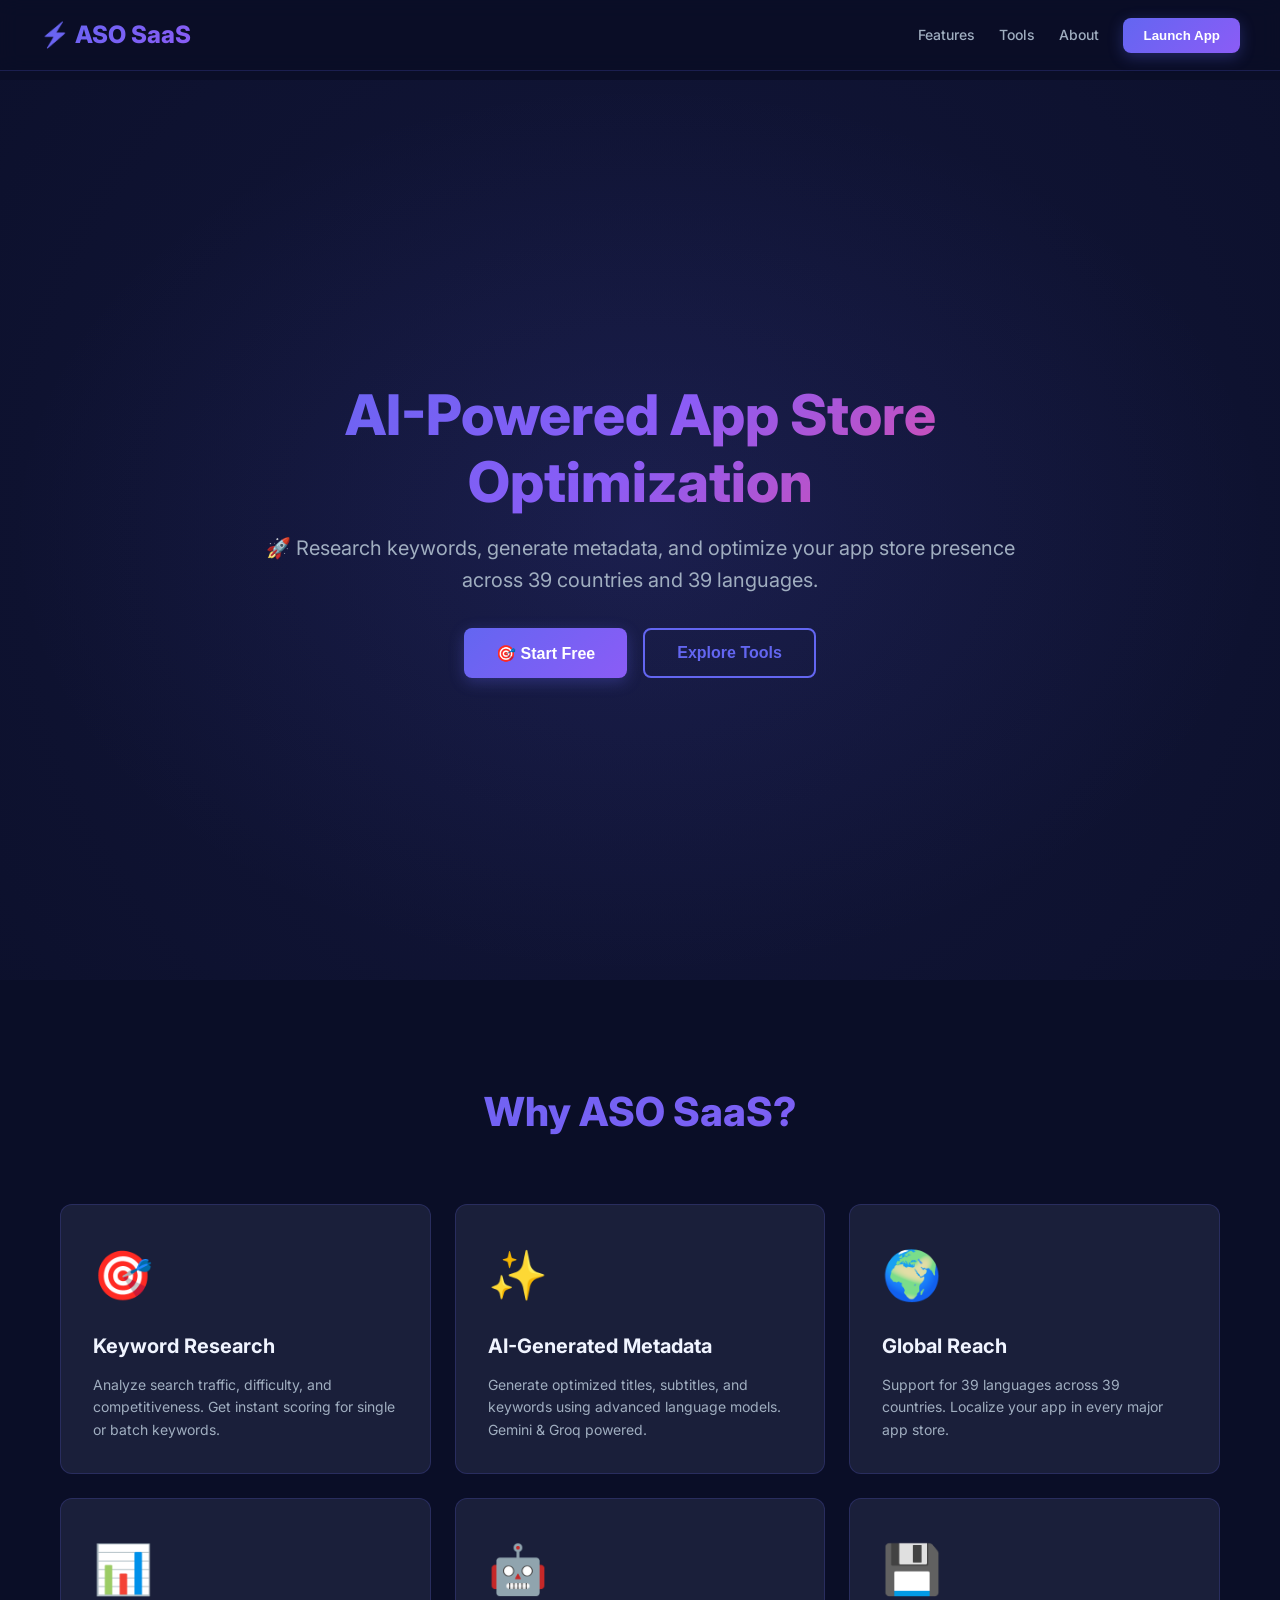
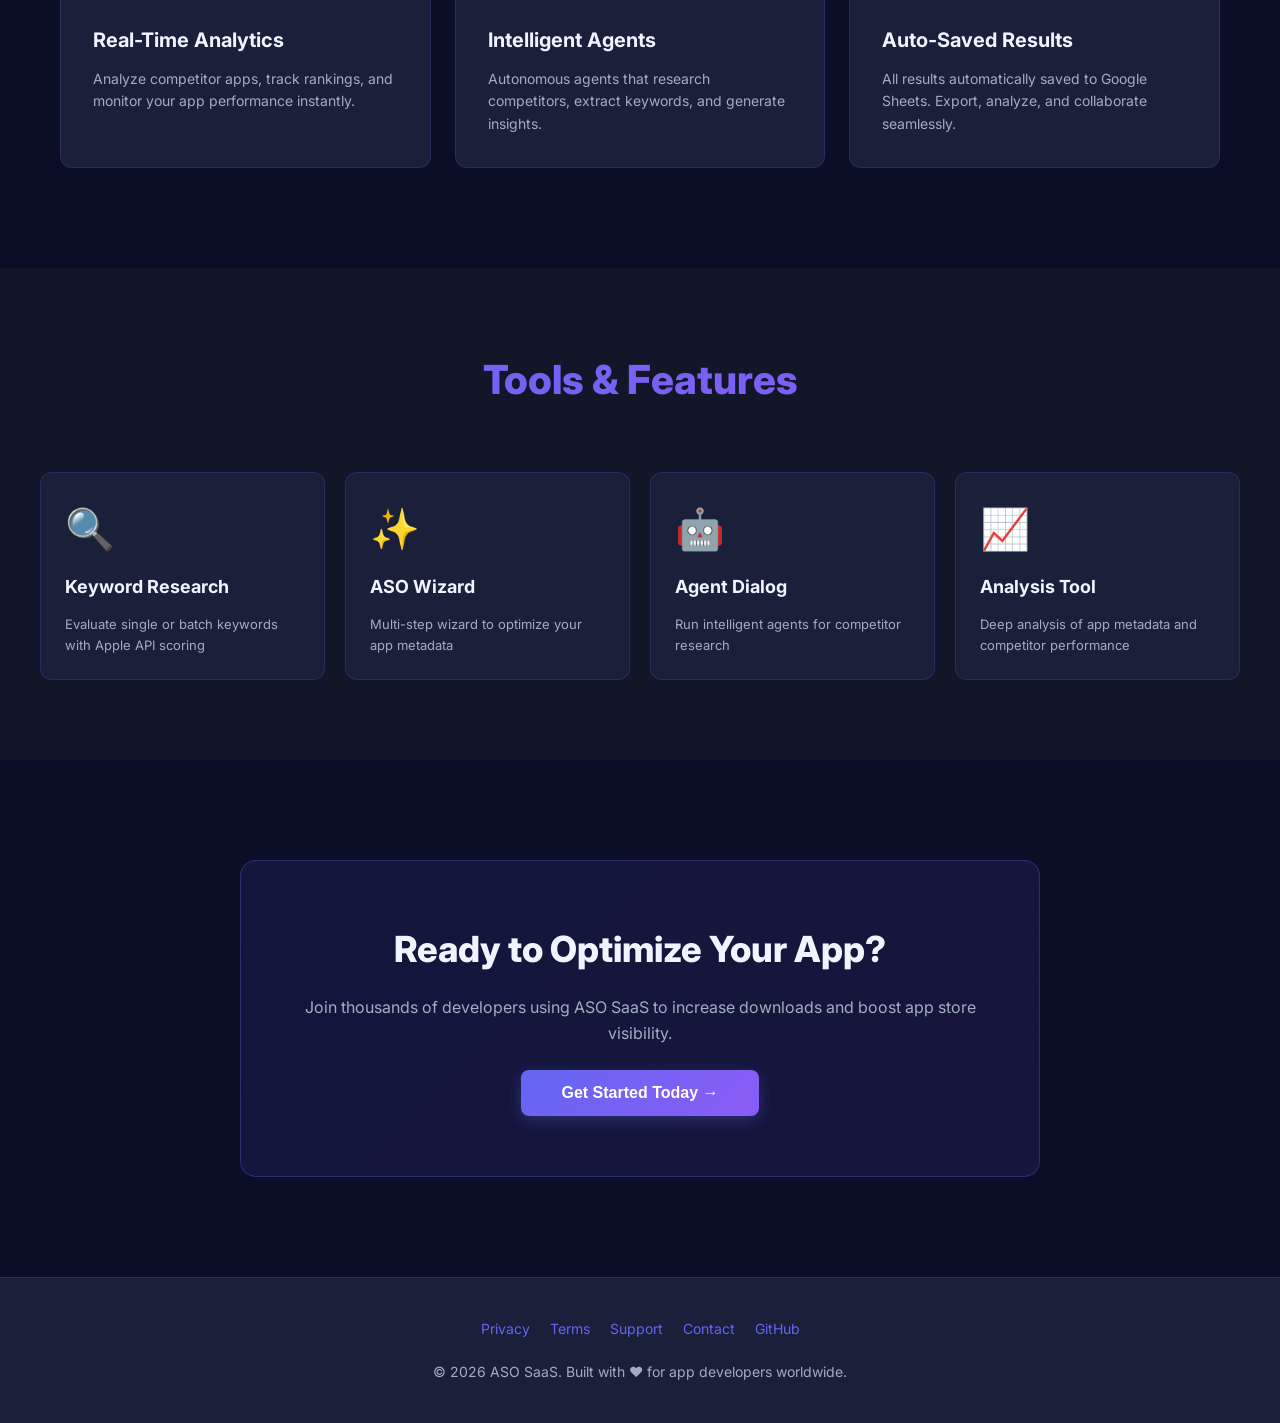
<file: index.html>
<!DOCTYPE html>
<html lang="en">

<head>
    <meta charset="UTF-8">
    <meta name="viewport" content="width=device-width, initial-scale=1.0">
    <meta name="description"
        content="ASO SaaS - AI-powered App Store Optimization tool. Research keywords, generate metadata, and optimize your app globally.">
    <meta name="theme-color" content="#0a0e27">
    <title>ASO SaaS - AI-Powered App Store Optimization</title>
    <link href="https://fonts.googleapis.com/css2?family=Inter:wght@300;400;500;600;700;800&display=swap"
        rel="stylesheet">
    <style>
        :root {
            --bg: #0a0e27;
            --bg-secondary: #111729;
            --card-bg: #1a1f3a;
            --text-primary: #f0f4ff;
            --text-secondary: #a0aec0;
            --accent: #6366f1;
            --accent-hover: #818cf8;
            --success: #10b981;
            --warning: #f59e0b;
            --purple: #8b5cf6;
            --pink: #ec4899;
        }

        * {
            margin: 0;
            padding: 0;
            box-sizing: border-box;
        }

        body {
            font-family: 'Inter', sans-serif;
            background: var(--bg);
            color: var(--text-primary);
            line-height: 1.6;
            overflow-x: hidden;
        }

        /* ========== NAVBAR ========== */
        nav {
            position: fixed;
            top: 0;
            width: 100%;
            z-index: 1000;
            background: rgba(10, 14, 39, 0.9);
            backdrop-filter: blur(10px);
            border-bottom: 1px solid rgba(99, 102, 241, 0.2);
            padding: 16px 24px;
        }

        .nav-container {
            max-width: 1200px;
            margin: 0 auto;
            display: flex;
            justify-content: space-between;
            align-items: center;
        }

        .logo {
            font-size: 24px;
            font-weight: 800;
            background: linear-gradient(135deg, #6366f1, #8b5cf6);
            -webkit-background-clip: text;
            -webkit-text-fill-color: transparent;
            text-decoration: none;
        }

        .nav-links {
            display: flex;
            gap: 24px;
            align-items: center;
        }

        .nav-links a {
            color: var(--text-secondary);
            text-decoration: none;
            font-size: 14px;
            font-weight: 500;
            transition: color 0.3s;
        }

        .nav-links a:hover {
            color: var(--accent);
        }

        .btn-launch {
            background: linear-gradient(135deg, var(--accent), var(--purple));
            color: white;
            padding: 10px 20px;
            border: none;
            border-radius: 8px;
            cursor: pointer;
            font-weight: 600;
            transition: all 0.3s;
            box-shadow: 0 4px 15px rgba(99, 102, 241, 0.3);
        }

        .btn-launch:hover {
            transform: translateY(-2px);
            box-shadow: 0 6px 20px rgba(99, 102, 241, 0.4);
        }

        /* ========== HERO ========== */
        .hero {
            margin-top: 80px;
            min-height: 100vh;
            display: flex;
            align-items: center;
            justify-content: center;
            text-align: center;
            background: radial-gradient(ellipse at center, rgba(99, 102, 241, 0.1) 0%, rgba(10, 14, 39, 0) 70%);
            padding: 40px 20px;
            position: relative;
            overflow: hidden;
        }

        .hero::before {
            content: '';
            position: absolute;
            top: -50%;
            left: -50%;
            width: 200%;
            height: 200%;
            background: radial-gradient(circle, rgba(99, 102, 241, 0.1) 0%, transparent 70%);
            animation: float 20s ease-in-out infinite;
        }

        @keyframes float {

            0%,
            100% {
                transform: translate(0, 0);
            }

            50% {
                transform: translate(30px, -30px);
            }
        }

        .hero-content {
            position: relative;
            z-index: 1;
            max-width: 800px;
        }

        .hero h1 {
            font-size: 56px;
            font-weight: 800;
            margin-bottom: 16px;
            line-height: 1.2;
            background: linear-gradient(135deg, #6366f1, #8b5cf6, #ec4899);
            -webkit-background-clip: text;
            -webkit-text-fill-color: transparent;
        }

        .hero p {
            font-size: 20px;
            color: var(--text-secondary);
            margin-bottom: 32px;
            line-height: 1.6;
        }

        .hero-buttons {
            display: flex;
            gap: 16px;
            justify-content: center;
            flex-wrap: wrap;
        }

        .btn-primary {
            background: linear-gradient(135deg, var(--accent), var(--purple));
            color: white;
            padding: 14px 32px;
            border: none;
            border-radius: 8px;
            cursor: pointer;
            font-weight: 600;
            font-size: 16px;
            transition: all 0.3s;
            box-shadow: 0 4px 15px rgba(99, 102, 241, 0.3);
        }

        .btn-primary:hover {
            transform: translateY(-3px);
            box-shadow: 0 8px 25px rgba(99, 102, 241, 0.4);
        }

        .btn-secondary {
            background: transparent;
            color: var(--accent);
            padding: 14px 32px;
            border: 2px solid var(--accent);
            border-radius: 8px;
            cursor: pointer;
            font-weight: 600;
            font-size: 16px;
            transition: all 0.3s;
        }

        .btn-secondary:hover {
            background: rgba(99, 102, 241, 0.1);
        }

        /* ========== FEATURES ========== */
        .features {
            max-width: 1200px;
            margin: 100px auto;
            padding: 0 20px;
        }

        .section-title {
            text-align: center;
            font-size: 40px;
            font-weight: 800;
            margin-bottom: 60px;
            background: linear-gradient(135deg, #6366f1, #8b5cf6);
            -webkit-background-clip: text;
            -webkit-text-fill-color: transparent;
        }

        .features-grid {
            display: grid;
            grid-template-columns: repeat(auto-fit, minmax(280px, 1fr));
            gap: 24px;
            margin-bottom: 60px;
        }

        .feature-card {
            background: var(--card-bg);
            padding: 32px;
            border-radius: 12px;
            border: 1px solid rgba(99, 102, 241, 0.2);
            transition: all 0.3s;
        }

        .feature-card:hover {
            transform: translateY(-5px);
            border-color: var(--accent);
            box-shadow: 0 8px 32px rgba(99, 102, 241, 0.15);
        }

        .feature-icon {
            font-size: 48px;
            margin-bottom: 16px;
        }

        .feature-card h3 {
            font-size: 20px;
            margin-bottom: 12px;
            color: var(--text-primary);
        }

        .feature-card p {
            color: var(--text-secondary);
            font-size: 14px;
            line-height: 1.6;
        }

        /* ========== TOOLS ========== */
        .tools {
            background: var(--bg-secondary);
            padding: 80px 20px;
            margin: 60px 0;
        }

        .tools-content {
            max-width: 1200px;
            margin: 0 auto;
        }

        .tools-grid {
            display: grid;
            grid-template-columns: repeat(auto-fit, minmax(260px, 1fr));
            gap: 20px;
            margin-top: 40px;
        }

        .tool-card {
            background: var(--card-bg);
            padding: 24px;
            border-radius: 12px;
            border: 1px solid rgba(99, 102, 241, 0.2);
            cursor: pointer;
            transition: all 0.3s;
            text-decoration: none;
            color: inherit;
            display: flex;
            flex-direction: column;
            gap: 12px;
        }

        .tool-card:hover {
            transform: translateY(-3px);
            border-color: var(--accent);
            box-shadow: 0 8px 32px rgba(99, 102, 241, 0.15);
        }

        .tool-icon {
            font-size: 40px;
        }

        .tool-name {
            font-size: 18px;
            font-weight: 700;
            color: var(--text-primary);
        }

        .tool-desc {
            font-size: 13px;
            color: var(--text-secondary);
        }

        /* ========== CTA ========== */
        .cta {
            max-width: 800px;
            margin: 100px auto;
            padding: 60px;
            background: linear-gradient(135deg, rgba(99, 102, 241, 0.1), rgba(139, 92, 246, 0.1));
            border: 1px solid rgba(99, 102, 241, 0.3);
            border-radius: 16px;
            text-align: center;
        }

        .cta h2 {
            font-size: 36px;
            font-weight: 800;
            margin-bottom: 16px;
        }

        .cta p {
            font-size: 16px;
            color: var(--text-secondary);
            margin-bottom: 24px;
        }

        /* ========== FOOTER ========== */
        footer {
            background: var(--card-bg);
            padding: 40px 20px;
            margin-top: 60px;
            border-top: 1px solid rgba(99, 102, 241, 0.2);
            text-align: center;
            color: var(--text-secondary);
            font-size: 14px;
        }

        .footer-links {
            display: flex;
            gap: 20px;
            justify-content: center;
            margin-bottom: 20px;
            flex-wrap: wrap;
        }

        .footer-links a {
            color: var(--accent);
            text-decoration: none;
            transition: color 0.3s;
        }

        .footer-links a:hover {
            color: var(--accent-hover);
        }

        /* ========== RESPONSIVE ========== */
        @media (max-width: 768px) {
            .hero h1 {
                font-size: 40px;
            }

            .hero p {
                font-size: 16px;
            }

            .hero-buttons {
                flex-direction: column;
            }

            .nav-links {
                display: none;
            }

            .section-title {
                font-size: 28px;
            }

            .cta {
                padding: 40px 20px;
            }

            .cta h2 {
                font-size: 24px;
            }
        }
    </style>
</head>

<body>
    <!-- NAVBAR -->
    <nav>
        <div class="nav-container">
            <a href="/" class="logo">⚡ ASO SaaS</a>
            <div class="nav-links">
                <a href="#features">Features</a>
                <a href="#tools">Tools</a>
                <a href="#about">About</a>
                <button class="btn-launch" onclick="launchApp()">Launch App</button>
            </div>
        </div>
    </nav>

    <!-- HERO -->
    <section class="hero">
        <div class="hero-content">
            <h1>AI-Powered App Store Optimization</h1>
            <p>🚀 Research keywords, generate metadata, and optimize your app store presence across 39 countries and 39
                languages.</p>
            <div class="hero-buttons">
                <button class="btn-primary" onclick="launchApp()">🎯 Start Free</button>
                <button class="btn-secondary" onclick="scrollTo('tools')">Explore Tools</button>
            </div>
        </div>
    </section>

    <!-- FEATURES -->
    <section id="features" class="features">
        <h2 class="section-title">Why ASO SaaS?</h2>
        <div class="features-grid">
            <div class="feature-card">
                <div class="feature-icon">🎯</div>
                <h3>Keyword Research</h3>
                <p>Analyze search traffic, difficulty, and competitiveness. Get instant scoring for single or batch
                    keywords.</p>
            </div>
            <div class="feature-card">
                <div class="feature-icon">✨</div>
                <h3>AI-Generated Metadata</h3>
                <p>Generate optimized titles, subtitles, and keywords using advanced language models. Gemini & Groq
                    powered.</p>
            </div>
            <div class="feature-card">
                <div class="feature-icon">🌍</div>
                <h3>Global Reach</h3>
                <p>Support for 39 languages across 39 countries. Localize your app in every major app store.</p>
            </div>
            <div class="feature-card">
                <div class="feature-icon">📊</div>
                <h3>Real-Time Analytics</h3>
                <p>Analyze competitor apps, track rankings, and monitor your app performance instantly.</p>
            </div>
            <div class="feature-card">
                <div class="feature-icon">🤖</div>
                <h3>Intelligent Agents</h3>
                <p>Autonomous agents that research competitors, extract keywords, and generate insights.</p>
            </div>
            <div class="feature-card">
                <div class="feature-icon">💾</div>
                <h3>Auto-Saved Results</h3>
                <p>All results automatically saved to Google Sheets. Export, analyze, and collaborate seamlessly.</p>
            </div>
        </div>
    </section>

    <!-- TOOLS -->
    <section id="tools" class="tools">
        <div class="tools-content">
            <h2 class="section-title">Tools & Features</h2>
            <div class="tools-grid">
                <a href="keyword-tool.html" class="tool-card">
                    <div class="tool-icon">🔍</div>
                    <div class="tool-name">Keyword Research</div>
                    <div class="tool-desc">Evaluate single or batch keywords with Apple API scoring</div>
                </a>
                <a href="aso-wizard.html" class="tool-card">
                    <div class="tool-icon">✨</div>
                    <div class="tool-name">ASO Wizard</div>
                    <div class="tool-desc">Multi-step wizard to optimize your app metadata</div>
                </a>
                <a href="agent-dialog.html" class="tool-card">
                    <div class="tool-icon">🤖</div>
                    <div class="tool-name">Agent Dialog</div>
                    <div class="tool-desc">Run intelligent agents for competitor research</div>
                </a>
                <a href="analysis-tool.html" class="tool-card">
                    <div class="tool-icon">📈</div>
                    <div class="tool-name">Analysis Tool</div>
                    <div class="tool-desc">Deep analysis of app metadata and competitor performance</div>
                </a>
            </div>
        </div>
    </section>

    <!-- CTA -->
    <section class="cta" id="about">
        <h2>Ready to Optimize Your App?</h2>
        <p>Join thousands of developers using ASO SaaS to increase downloads and boost app store visibility.</p>
        <button class="btn-primary" onclick="launchApp()" style="width: auto; padding: 14px 40px;">Get Started Today
            →</button>
    </section>

    <!-- FOOTER -->
    <footer>
        <div class="footer-links">
            <a href="#">Privacy</a>
            <a href="#">Terms</a>
            <a href="#">Support</a>
            <a href="#">Contact</a>
            <a href="#">GitHub</a>
        </div>
        <p>© 2026 ASO SaaS. Built with ❤️ for app developers worldwide.</p>
    </footer>

    <script>
        function launchApp() {
            window.location.href = '/keyword-tool.html';
        }

        function scrollTo(section) {
            const element = document.getElementById(section);
            if (element) {
                element.scrollIntoView({ behavior: 'smooth' });
            }
        }

        // Smooth scroll for anchor links
        document.querySelectorAll('a[href^="#"]').forEach(anchor => {
            anchor.addEventListener('click', function (e) {
                e.preventDefault();
                const target = document.querySelector(this.getAttribute('href'));
                if (target) {
                    target.scrollIntoView({ behavior: 'smooth' });
                }
            });
        });

        // Analytics (optional - replace with your analytics)
        console.log('🚀 ASO SaaS loaded');
    </script>
</body>

</html>
</file>
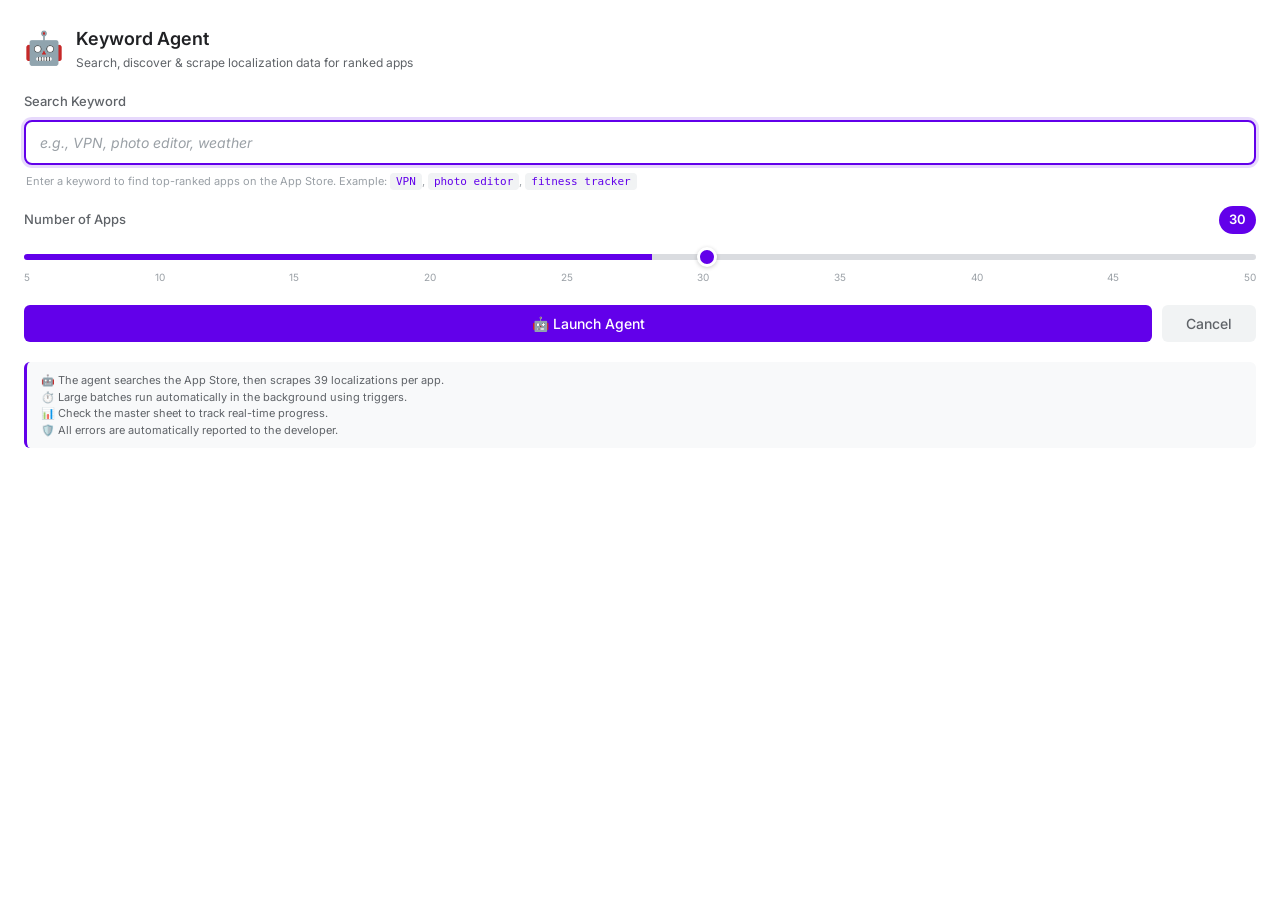
<file: AgentDialog.html>
<!DOCTYPE html>
<html>
<head>
  <base target="_top">
  <style>
    /* ===== Google Material-inspired styling ===== */
    @import url('https://fonts.googleapis.com/css2?family=Inter:wght@400;500;600;700&display=swap');

    * {
      box-sizing: border-box;
      margin: 0;
      padding: 0;
    }

    body {
      font-family: 'Inter', 'Google Sans', 'Roboto', Arial, sans-serif;
      background: #ffffff;
      color: #202124;
      padding: 24px;
      line-height: 1.5;
    }

    /* Header */
    .header {
      display: flex;
      align-items: center;
      gap: 12px;
      margin-bottom: 20px;
    }

    .header-icon {
      font-size: 32px;
    }

    .header-text h2 {
      font-size: 18px;
      font-weight: 600;
      color: #202124;
    }

    .header-text p {
      font-size: 12px;
      color: #5f6368;
      margin-top: 2px;
    }

    /* Labels */
    label {
      display: block;
      font-size: 13px;
      font-weight: 500;
      color: #5f6368;
      margin-bottom: 8px;
    }

    /* Input */
    .input-wrapper {
      position: relative;
      margin-bottom: 8px;
    }

    input[type="text"] {
      width: 100%;
      padding: 12px 14px;
      font-size: 14px;
      font-family: 'Inter', sans-serif;
      border: 2px solid #dadce0;
      border-radius: 8px;
      outline: none;
      transition: border-color 0.2s, box-shadow 0.2s;
      background: #f8f9fa;
    }

    input[type="text"]:focus {
      border-color: #6200ea;
      box-shadow: 0 0 0 3px rgba(98, 0, 234, 0.15);
      background: #fff;
    }

    input[type="text"]::placeholder {
      color: #9aa0a6;
      font-style: italic;
    }

    input[type="text"].input-error {
      border-color: #c5221f;
      box-shadow: 0 0 0 3px rgba(197, 34, 31, 0.12);
    }

    .hint {
      font-size: 11px;
      color: #9aa0a6;
      margin-bottom: 16px;
      padding-left: 2px;
    }

    .hint code {
      background: #f1f3f4;
      padding: 2px 6px;
      border-radius: 4px;
      font-family: 'Roboto Mono', monospace;
      font-size: 11px;
      color: #6200ea;
    }

    /* Range slider */
    .slider-group {
      margin-bottom: 20px;
    }

    .slider-header {
      display: flex;
      justify-content: space-between;
      align-items: center;
      margin-bottom: 8px;
    }

    .slider-value {
      display: inline-flex;
      align-items: center;
      justify-content: center;
      min-width: 36px;
      height: 28px;
      padding: 0 10px;
      background: #6200ea;
      color: #fff;
      border-radius: 14px;
      font-size: 13px;
      font-weight: 600;
    }

    input[type="range"] {
      width: 100%;
      height: 6px;
      -webkit-appearance: none;
      appearance: none;
      background: linear-gradient(to right, #6200ea var(--val), #dadce0 var(--val));
      border-radius: 3px;
      outline: none;
      cursor: pointer;
    }

    input[type="range"]::-webkit-slider-thumb {
      -webkit-appearance: none;
      appearance: none;
      width: 20px;
      height: 20px;
      background: #6200ea;
      border-radius: 50%;
      border: 3px solid #fff;
      box-shadow: 0 1px 4px rgba(0,0,0,0.2);
      cursor: pointer;
      transition: transform 0.15s;
    }

    input[type="range"]::-webkit-slider-thumb:hover {
      transform: scale(1.2);
    }

    .slider-labels {
      display: flex;
      justify-content: space-between;
      font-size: 10px;
      color: #9aa0a6;
      margin-top: 4px;
    }

    /* Buttons */
    .actions {
      display: flex;
      gap: 10px;
      margin-bottom: 20px;
    }

    button {
      padding: 10px 24px;
      font-size: 14px;
      font-weight: 500;
      font-family: 'Inter', sans-serif;
      border: none;
      border-radius: 6px;
      cursor: pointer;
      transition: all 0.2s;
    }

    .btn-primary {
      background: #6200ea;
      color: #fff;
      flex: 1;
    }

    .btn-primary:hover {
      background: #4a00b0;
      box-shadow: 0 2px 8px rgba(98, 0, 234, 0.3);
    }

    .btn-primary:disabled {
      background: #b388ff;
      cursor: not-allowed;
      box-shadow: none;
    }

    .btn-danger {
      background: #fce8e6;
      color: #c5221f;
    }

    .btn-danger:hover {
      background: #f5c6cb;
    }

    .btn-secondary {
      background: #f1f3f4;
      color: #5f6368;
    }

    .btn-secondary:hover {
      background: #e8eaed;
    }

    /* Status area */
    .status-box {
      padding: 14px 16px;
      border-radius: 8px;
      font-size: 13px;
      display: none;
      align-items: flex-start;
      gap: 10px;
      margin-top: 4px;
      word-break: break-word;
      white-space: pre-wrap;
    }

    .status-loading {
      background: #ede7f6;
      color: #6200ea;
      display: flex;
      border: 1px solid #b388ff;
    }

    .status-success {
      background: #e6f4ea;
      color: #137333;
      display: flex;
      border: 1px solid #a8dab5;
    }

    .status-error {
      background: #fce8e6;
      color: #c5221f;
      display: flex;
      border: 1px solid #f5c6cb;
    }

    .status-warning {
      background: #fef7e0;
      color: #7c5e00;
      display: flex;
      border: 1px solid #fdd663;
    }

    /* Spinner */
    .spinner {
      width: 18px;
      height: 18px;
      border: 2.5px solid #b388ff;
      border-top-color: #6200ea;
      border-radius: 50%;
      animation: spin 0.8s linear infinite;
      flex-shrink: 0;
      margin-top: 2px;
    }

    @keyframes spin {
      to { transform: rotate(360deg); }
    }

    /* Progress bar */
    .progress-container {
      display: none;
      margin-top: 16px;
    }

    .progress-header {
      display: flex;
      justify-content: space-between;
      align-items: center;
      margin-bottom: 6px;
    }

    .progress-label {
      font-size: 12px;
      color: #5f6368;
      font-weight: 500;
    }

    .progress-count {
      font-size: 12px;
      color: #6200ea;
      font-weight: 600;
    }

    .progress-bar-bg {
      width: 100%;
      height: 8px;
      background: #e8eaed;
      border-radius: 4px;
      overflow: hidden;
    }

    .progress-bar-fill {
      height: 100%;
      background: linear-gradient(90deg, #6200ea, #b388ff);
      border-radius: 4px;
      transition: width 0.5s ease;
      width: 0%;
    }

    .progress-app-name {
      font-size: 11px;
      color: #9aa0a6;
      margin-top: 6px;
      font-style: italic;
      white-space: nowrap;
      overflow: hidden;
      text-overflow: ellipsis;
    }

    /* Info bar */
    .info-bar {
      margin-top: 16px;
      padding: 10px 14px;
      background: #f8f9fa;
      border-radius: 6px;
      border-left: 3px solid #6200ea;
      font-size: 11px;
      color: #5f6368;
    }
  </style>
</head>

<body>
  <!-- Header -->
  <div class="header">
    <span class="header-icon">🤖</span>
    <div class="header-text">
      <h2>Keyword Agent</h2>
      <p>Search, discover & scrape localization data for ranked apps</p>
    </div>
  </div>

  <!-- Keyword Input -->
  <label for="keywordInput">Search Keyword</label>
  <div class="input-wrapper">
    <input
      type="text"
      id="keywordInput"
      placeholder="e.g., VPN, photo editor, weather"
      autocomplete="off"
      spellcheck="false"
    />
  </div>
  <div class="hint">
    Enter a keyword to find top-ranked apps on the App Store.
    Example: <code>VPN</code>, <code>photo editor</code>, <code>fitness tracker</code>
  </div>

  <!-- App Limit Slider -->
  <div class="slider-group">
    <div class="slider-header">
      <label for="limitSlider" style="margin-bottom: 0;">Number of Apps</label>
      <span class="slider-value" id="limitValue">30</span>
    </div>
    <input
      type="range"
      id="limitSlider"
      min="5"
      max="50"
      value="30"
      step="5"
      style="--val: 51%;"
    />
    <div class="slider-labels">
      <span>5</span>
      <span>10</span>
      <span>15</span>
      <span>20</span>
      <span>25</span>
      <span>30</span>
      <span>35</span>
      <span>40</span>
      <span>45</span>
      <span>50</span>
    </div>
  </div>

  <!-- Buttons -->
  <div class="actions" id="mainActions">
    <button class="btn-primary" id="btnStart" onclick="startAgent()">
      🤖 Launch Agent
    </button>
    <button class="btn-secondary" onclick="google.script.host.close()">
      Cancel
    </button>
  </div>

  <!-- Stop button (hidden initially) -->
  <div class="actions" id="stopActions" style="display: none;">
    <button class="btn-danger" id="btnStop" onclick="stopAgent()">
      🛑 Stop Agent
    </button>
    <button class="btn-secondary" onclick="google.script.host.close()">
      Close
    </button>
  </div>

  <!-- Status -->
  <div class="status-box" id="statusBox">
    <div class="spinner" id="spinner"></div>
    <span id="statusText"></span>
  </div>

  <!-- Progress bar -->
  <div class="progress-container" id="progressContainer">
    <div class="progress-header">
      <span class="progress-label">Processing apps...</span>
      <span class="progress-count" id="progressCount">0/0</span>
    </div>
    <div class="progress-bar-bg">
      <div class="progress-bar-fill" id="progressFill"></div>
    </div>
    <div class="progress-app-name" id="progressAppName">Waiting...</div>
  </div>

  <!-- Info -->
  <div class="info-bar">
    🤖 The agent searches the App Store, then scrapes 39 localizations per app.<br>
    ⏱️ Large batches run automatically in the background using triggers.<br>
    📊 Check the master sheet to track real-time progress.<br>
    🛡️ All errors are automatically reported to the developer.
  </div>

  <script>
    // ============================================================
    // INITIALIZATION
    // ============================================================

    var pollInterval = null;

    try {
      document.getElementById("keywordInput").focus();
    } catch (e) { /* ignore */ }

    // Enter key to submit
    try {
      document.getElementById("keywordInput").addEventListener("keypress", function(e) {
        if (e.key === "Enter") {
          e.preventDefault();
          startAgent();
        }
      });
    } catch (e) { /* ignore */ }

    // Clear error on input
    try {
      document.getElementById("keywordInput").addEventListener("input", function() {
        this.classList.remove("input-error");
      });
    } catch (e) { /* ignore */ }

    // Slider value update
    try {
      var slider = document.getElementById("limitSlider");
      var valueDisplay = document.getElementById("limitValue");
      slider.addEventListener("input", function() {
        valueDisplay.textContent = this.value;
        var pct = ((this.value - 5) / (50 - 5)) * 100;
        this.style.setProperty("--val", pct + "%");
      });
    } catch (e) { /* ignore */ }

    // ============================================================
    // AGENT LAUNCH
    // ============================================================

    function startAgent() {
      var keywordEl = document.getElementById("keywordInput");
      var keyword = (keywordEl.value || "").trim();

      // Validate
      if (!keyword) {
        keywordEl.classList.add("input-error");
        showStatus("error", "⚠️ Please enter a search keyword.");
        keywordEl.focus();
        return;
      }

      if (keyword.length < 2) {
        keywordEl.classList.add("input-error");
        showStatus("error", "⚠️ Keyword is too short. Enter at least 2 characters.");
        keywordEl.focus();
        return;
      }

      if (keyword.length > 100) {
        keywordEl.classList.add("input-error");
        showStatus("error", "⚠️ Keyword is too long. Keep it under 100 characters.");
        keywordEl.focus();
        return;
      }

      keywordEl.classList.remove("input-error");

      var limit = parseInt(document.getElementById("limitSlider").value) || 30;

      // Disable UI
      var btn = document.getElementById("btnStart");
      btn.disabled = true;
      btn.innerText = "⏳ Searching...";
      keywordEl.disabled = true;
      document.getElementById("limitSlider").disabled = true;

      showStatus("loading", "🔍 Searching App Store for \"" + keyword + "\"...\nThis may take a few seconds.");

      // Set a 6-min timeout
      var timeoutId = setTimeout(function() {
        showStatus("warning", "⏱️ The initial search is taking longer than expected.\nCheck the sheet for any partial results.");
        resetUI();
      }, 360000);

      // Call server
      try {
        google.script.run
          .withSuccessHandler(function(result) {
            clearTimeout(timeoutId);
            onAgentStarted(result);
          })
          .withFailureHandler(function(error) {
            clearTimeout(timeoutId);
            onAgentError(error);
          })
          .startKeywordAgent(keyword, limit);
      } catch (callError) {
        clearTimeout(timeoutId);
        showStatus("error", "❌ Failed to start the agent.\n\n" + (callError.message || "Unknown error"));
        resetUI();
      }
    }

    // ============================================================
    // CALLBACKS
    // ============================================================

    function onAgentStarted(result) {
      if (!result) {
        showStatus("warning", "⚠️ Agent started but no status returned.\nCheck the sheet for results.");
        showStopUI();
        return;
      }

      // Check if agent is still running (needs continuation)
      if (result.indexOf("continue") !== -1 || result.indexOf("background") !== -1) {
        showStatus("loading", result);
        showStopUI();
        startPolling();
      } else {
        // Agent completed in one run
        showStatus("success", result);
        resetUI();
      }
    }

    function onAgentError(error) {
      var msg = "❌ Error: ";
      if (!error) {
        msg += "Unknown error occurred.";
      } else if (error.message) {
        msg += error.message;
      } else {
        msg += String(error);
      }

      msg += "\n\n🛡️ The developer has been automatically notified.";
      showStatus("error", msg);
      resetUI();
    }

    // ============================================================
    // STOP AGENT
    // ============================================================

    function stopAgent() {
      showStatus("loading", "🛑 Stopping agent...");
      stopPolling();

      try {
        google.script.run
          .withSuccessHandler(function(result) {
            showStatus("warning", result || "Agent stopped.");
            resetUI();
          })
          .withFailureHandler(function(error) {
            showStatus("error", "Failed to stop agent: " + (error.message || "Unknown error"));
            resetUI();
          })
          .stopKeywordAgent();
      } catch (e) {
        showStatus("error", "Failed to stop agent: " + e.message);
        resetUI();
      }
    }

    // ============================================================
    // POLLING FOR PROGRESS
    // ============================================================

    function startPolling() {
      document.getElementById("progressContainer").style.display = "block";

      pollInterval = setInterval(function() {
        try {
          google.script.run
            .withSuccessHandler(function(status) {
              updateProgress(status);
            })
            .withFailureHandler(function() {
              // Ignore poll failures silently
            })
            .getAgentStatus();
        } catch (e) {
          // ignore
        }
      }, 5000); // Poll every 5 seconds
    }

    function stopPolling() {
      if (pollInterval) {
        clearInterval(pollInterval);
        pollInterval = null;
      }
    }

    function updateProgress(status) {
      if (!status) return;

      var countEl = document.getElementById("progressCount");
      var fillEl = document.getElementById("progressFill");
      var nameEl = document.getElementById("progressAppName");

      countEl.textContent = status.current + "/" + status.total;

      var pct = status.total > 0 ? Math.round((status.current / status.total) * 100) : 0;
      fillEl.style.width = pct + "%";

      nameEl.textContent = status.currentApp || "Processing...";

      if (!status.running) {
        // Agent finished
        stopPolling();
        showStatus("success", "🤖 Agent complete! All " + status.total + " apps processed for \"" + status.keyword + "\".\n\n📊 Check the master sheet for results.");
        resetUI();
        document.getElementById("progressContainer").style.display = "none";
      }
    }

    // ============================================================
    // UI HELPERS
    // ============================================================

    function showStopUI() {
      document.getElementById("mainActions").style.display = "none";
      document.getElementById("stopActions").style.display = "flex";
    }

    function resetUI() {
      var btn = document.getElementById("btnStart");
      btn.disabled = false;
      btn.innerText = "🤖 Launch Agent";
      document.getElementById("keywordInput").disabled = false;
      document.getElementById("limitSlider").disabled = false;
      document.getElementById("mainActions").style.display = "flex";
      document.getElementById("stopActions").style.display = "none";
    }

    function showStatus(type, message) {
      var box = document.getElementById("statusBox");
      var spinner = document.getElementById("spinner");
      var text = document.getElementById("statusText");

      box.className = "status-box";

      if (type === "loading") {
        box.classList.add("status-loading");
        spinner.style.display = "block";
      } else if (type === "success") {
        box.classList.add("status-success");
        spinner.style.display = "none";
      } else if (type === "error") {
        box.classList.add("status-error");
        spinner.style.display = "none";
      } else if (type === "warning") {
        box.classList.add("status-warning");
        spinner.style.display = "none";
      }

      text.innerText = message;
      box.style.display = "flex";
    }
  </script>
</body>
</html>
</file>
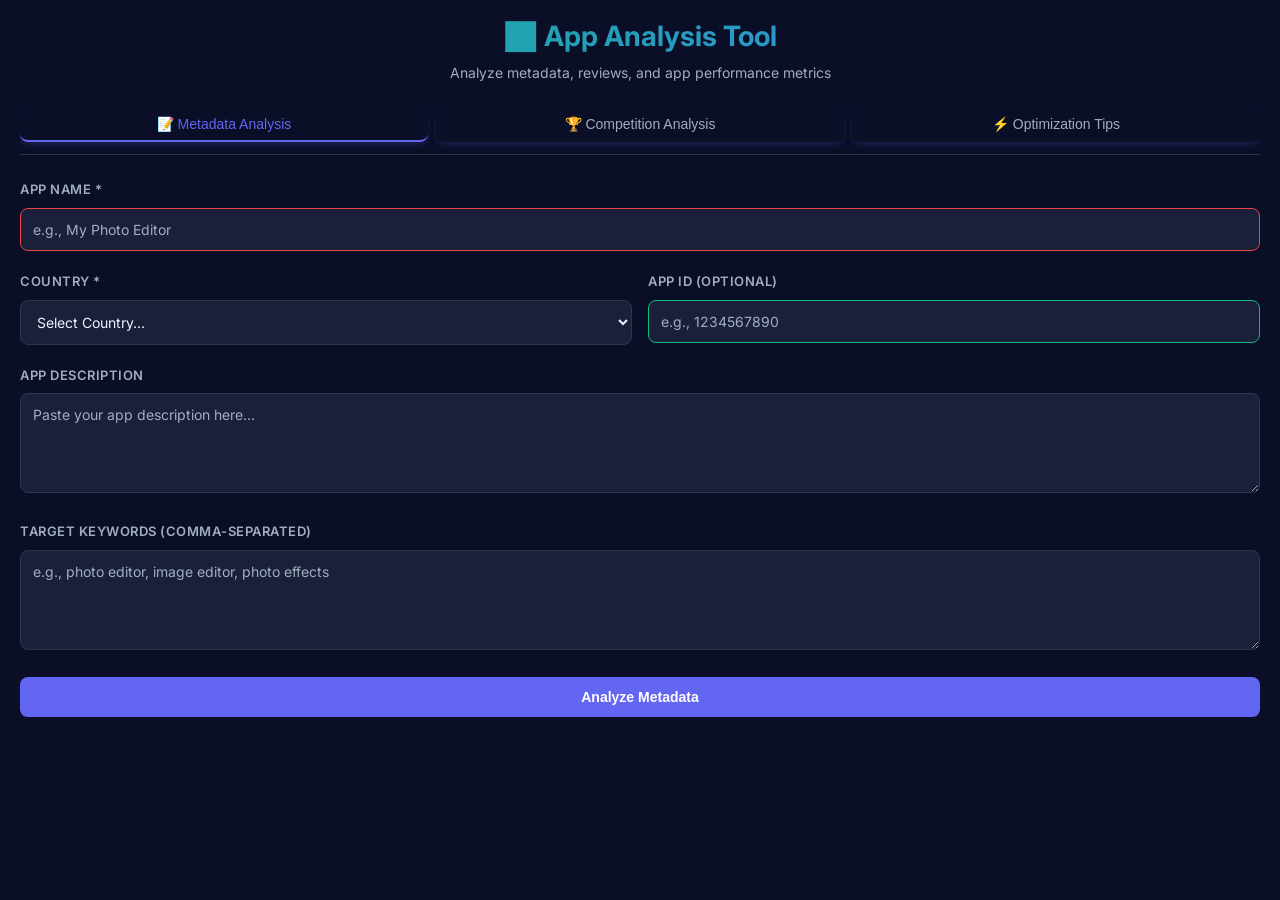
<file: analysis-tool.html>
<!DOCTYPE html>
<html>

<head>
    <base target="_top">
    <meta charset="UTF-8">
    <meta name="viewport" content="width=device-width, initial-scale=1.0">
    <title>📊 App Analysis Tool - ASO SaaS</title>
    <link href="https://fonts.googleapis.com/css2?family=Inter:wght@300;400;500;600;700&display=swap" rel="stylesheet">
    <link rel="stylesheet" href="css/global.css">
    <style>
        body {
            flex-direction: column;
            padding: 20px;
        }

        .header {
            text-align: center;
            margin-bottom: 24px;
        }

        .header h1 {
            font-size: 28px;
            background: linear-gradient(135deg, #10b981, #3b82f6);
            -webkit-background-clip: text;
            -webkit-text-fill-color: transparent;
            margin-bottom: 8px;
            font-weight: 700;
        }

        .header p {
            color: var(--text-secondary);
            font-size: 14px;
        }

        .tabs {
            display: flex;
            gap: 8px;
            margin-bottom: 24px;
            border-bottom: 1px solid var(--border-color);
            padding-bottom: 12px;
            overflow-x: auto;
        }

        .tab-btn {
            padding: 8px 16px;
            background: none;
            border: none;
            color: var(--text-secondary);
            cursor: pointer;
            font-size: 14px;
            font-weight: 500;
            border-bottom: 2px solid transparent;
            transition: all 0.3s;
            white-space: nowrap;
        }

        .tab-btn.active {
            color: var(--accent);
            border-bottom-color: var(--accent);
        }

        .tab-btn:hover {
            color: var(--accent-hover);
        }

        .tab-content {
            display: none;
            flex: 1;
            overflow-y: auto;
        }

        .tab-content.active {
            display: block;
        }

        .form-group {
            margin-bottom: 20px;
        }

        label {
            display: block;
            font-size: 13px;
            font-weight: 600;
            margin-bottom: 8px;
            color: var(--text-secondary);
            text-transform: uppercase;
            letter-spacing: 0.5px;
        }

        input[type="text"],
        input[type="number"],
        textarea,
        select {
            width: 100%;
            padding: 12px;
            background-color: var(--card-bg);
            border: 1px solid var(--border-color);
            border-radius: 8px;
            color: var(--text-primary);
            font-family: 'Inter', sans-serif;
            font-size: 14px;
        }

        input[type="text"]:focus,
        input[type="number"]:focus,
        textarea:focus,
        select:focus {
            outline: none;
            border-color: var(--accent);
            box-shadow: 0 0 0 3px rgba(99, 102, 241, 0.1);
            background-color: var(--bg-color);
        }

        textarea {
            resize: vertical;
            min-height: 100px;
        }

        .row {
            display: grid;
            grid-template-columns: 1fr 1fr;
            gap: 16px;
        }

        .col {
            flex: 1;
        }

        button {
            width: 100%;
            padding: 12px;
            background-color: var(--accent);
            color: white;
            border: none;
            border-radius: 8px;
            font-size: 14px;
            font-weight: 600;
            cursor: pointer;
            transition: all 0.2s;
            box-shadow: 0 4px 6px -1px rgba(99, 102, 241, 0.2);
        }

        button:hover {
            background-color: var(--accent-hover);
        }

        button:disabled {
            background-color: var(--border-color);
            color: var(--text-secondary);
            cursor: not-allowed;
        }

        #loading {
            display: none;
            text-align: center;
            padding: 20px;
            color: var(--accent);
            font-weight: 500;
        }

        .spinner {
            display: inline-block;
            width: 20px;
            height: 20px;
            border: 3px solid rgba(99, 102, 241, 0.2);
            border-radius: 50%;
            border-top-color: var(--accent);
            animation: spin 1s ease-in-out infinite;
            margin-bottom: 8px;
        }

        @keyframes spin {
            to {
                transform: rotate(360deg);
            }
        }

        .analysis-results {
            display: none;
            background: var(--card-bg);
            border: 1px solid var(--border-color);
            border-radius: 8px;
            padding: 16px;
            margin-top: 16px;
        }

        .analysis-results.show {
            display: block;
        }

        .metric-card {
            background: var(--bg-secondary);
            border: 1px solid var(--border-color);
            border-radius: 8px;
            padding: 16px;
            margin-bottom: 12px;
        }

        .metric-label {
            font-size: 12px;
            color: var(--text-secondary);
            margin-bottom: 4px;
            text-transform: uppercase;
            font-weight: 600;
        }

        .metric-value {
            font-size: 24px;
            font-weight: 700;
            color: var(--accent);
        }

        .metric-description {
            font-size: 12px;
            color: var(--text-secondary);
            margin-top: 8px;
        }

        .info-box {
            background: rgba(59, 130, 246, 0.1);
            border-left: 3px solid var(--info);
            padding: 12px;
            border-radius: 6px;
            margin-bottom: 16px;
            font-size: 13px;
            color: var(--text-secondary);
        }

        .recommendation {
            background: rgba(16, 185, 129, 0.1);
            border-left: 3px solid var(--success);
            padding: 12px;
            border-radius: 6px;
            margin-bottom: 12px;
            font-size: 13px;
            color: var(--text-secondary);
        }

        .warning {
            background: rgba(245, 158, 11, 0.1);
            border-left: 3px solid var(--warning);
            padding: 12px;
            border-radius: 6px;
            margin-bottom: 12px;
            font-size: 13px;
            color: var(--warning);
        }

        @media (max-width: 768px) {
            .row {
                grid-template-columns: 1fr;
            }
        }
    </style>
</head>

<body>
    <div class="header">
        <h1>📊 App Analysis Tool</h1>
        <p>Analyze metadata, reviews, and app performance metrics</p>
    </div>

    <div class="tabs">
        <button class="tab-btn active" onclick="switchTab('metadata')">📝 Metadata Analysis</button>
        <button class="tab-btn" onclick="switchTab('competition')">🏆 Competition Analysis</button>
        <button class="tab-btn" onclick="switchTab('optimization')">⚡ Optimization Tips</button>
    </div>

    <!-- Metadata Analysis Tab -->
    <div id="metadata" class="tab-content active">
        <div class="form-group">
            <label>App Name *</label>
            <input type="text" id="appName" placeholder="e.g., My Photo Editor" required>
        </div>

        <div class="row">
            <div class="col">
                <div class="form-group">
                    <label>Country *</label>
                    <select id="analysisCountry" required>
                        <option value="">Select Country...</option>
                        <option value="US">United States</option>
                        <option value="GB">United Kingdom</option>
                        <option value="DE">Germany</option>
                        <option value="FR">France</option>
                        <option value="JP">Japan</option>
                        <option value="CN">China</option>
                        <option value="IN">India</option>
                        <option value="BR">Brazil</option>
                        <option value="ES">Spain</option>
                        <option value="IT">Italy</option>
                        <option value="CA">Canada</option>
                        <option value="AU">Australia</option>
                        <option value="KR">South Korea</option>
                        <option value="RU">Russia</option>
                        <option value="MX">Mexico</option>
                        <option value="NL">Netherlands</option>
                        <option value="SE">Sweden</option>
                        <option value="CH">Switzerland</option>
                        <option value="TW">Taiwan</option>
                        <option value="SG">Singapore</option>
                    </select>
                </div>
            </div>
            <div class="col">
                <div class="form-group">
                    <label>App ID (Optional)</label>
                    <input type="number" id="analysisAppId" placeholder="e.g., 1234567890">
                </div>
            </div>
        </div>

        <div class="form-group">
            <label>App Description</label>
            <textarea id="appDescription" placeholder="Paste your app description here..."></textarea>
        </div>

        <div class="form-group">
            <label>Target Keywords (comma-separated)</label>
            <textarea id="targetKeywords" placeholder="e.g., photo editor, image editor, photo effects"></textarea>
        </div>

        <button onclick="analyzeMetadata()">Analyze Metadata</button>

        <div id="metadataLoading" class="form-group" style="display: none; text-align: center;">
            <div class="spinner"></div>
            <div>Analyzing metadata...</div>
        </div>

        <div id="metadataResults" class="analysis-results"></div>
    </div>

    <!-- Competition Analysis Tab -->
    <div id="competition" class="tab-content">
        <div class="info-box">
            Compare your app against top competitors in your category.
        </div>

        <div class="form-group">
            <label>Your App Name *</label>
            <input type="text" id="yourAppName" placeholder="Your app name" required>
        </div>

        <div class="row">
            <div class="col">
                <div class="form-group">
                    <label>Country *</label>
                    <select id="compCountry" required>
                        <option value="">Select Country...</option>
                        <option value="US">United States</option>
                        <option value="GB">United Kingdom</option>
                        <option value="DE">Germany</option>
                        <option value="FR">France</option>
                        <option value="JP">Japan</option>
                        <option value="CN">China</option>
                        <option value="IN">India</option>
                        <option value="BR">Brazil</option>
                        <option value="ES">Spain</option>
                        <option value="IT">Italy</option>
                        <option value="CA">Canada</option>
                        <option value="AU">Australia</option>
                        <option value="KR">South Korea</option>
                        <option value="RU">Russia</option>
                        <option value="MX">Mexico</option>
                        <option value="NL">Netherlands</option>
                        <option value="SE">Sweden</option>
                        <option value="CH">Switzerland</option>
                        <option value="TW">Taiwan</option>
                        <option value="SG">Singapore</option>
                    </select>
                </div>
            </div>
            <div class="col">
                <div class="form-group">
                    <label>Category</label>
                    <select id="appCategory">
                        <option value="">Select Category...</option>
                        <option value="Productivity">Productivity</option>
                        <option value="Photo">Photo & Video</option>
                        <option value="Social">Social Networking</option>
                        <option value="Games">Games</option>
                        <option value="Entertainment">Entertainment</option>
                        <option value="Education">Education</option>
                        <option value="Health">Health & Fitness</option>
                        <option value="Business">Business</option>
                        <option value="Lifestyle">Lifestyle</option>
                        <option value="Travel">Travel</option>
                    </select>
                </div>
            </div>
        </div>

        <div class="form-group">
            <label>Top Competitors (comma-separated app names)</label>
            <textarea id="competitors"
                placeholder="e.g., Competitor App 1, Competitor App 2, Competitor App 3"></textarea>
        </div>

        <button onclick="analyzeCompetition()">Analyze Competition</button>

        <div id="competitionLoading" class="form-group" style="display: none; text-align: center;">
            <div class="spinner"></div>
            <div>Analyzing competition...</div>
        </div>

        <div id="competitionResults" class="analysis-results"></div>
    </div>

    <!-- Optimization Tips Tab -->
    <div id="optimization" class="tab-content">
        <div class="info-box">
            Get AI-powered recommendations for optimizing your app store presence.
        </div>

        <div class="form-group">
            <label>What would you like to optimize? *</label>
            <select id="optimizationType" required>
                <option value="">Select Type...</option>
                <option value="title">App Title</option>
                <option value="subtitle">Subtitle</option>
                <option value="description">Description</option>
                <option value="keywords">Keywords</option>
                <option value="all">All Elements</option>
            </select>
        </div>

        <div class="form-group">
            <label>Current Content</label>
            <textarea id="currentContent"
                placeholder="Paste your current app title, subtitle, description, or keywords..."></textarea>
        </div>

        <div class="row">
            <div class="col">
                <div class="form-group">
                    <label>Country *</label>
                    <select id="optCountry" required>
                        <option value="">Select Country...</option>
                        <option value="US">United States</option>
                        <option value="GB">United Kingdom</option>
                        <option value="DE">Germany</option>
                        <option value="FR">France</option>
                        <option value="JP">Japan</option>
                        <option value="CN">China</option>
                        <option value="IN">India</option>
                        <option value="BR">Brazil</option>
                        <option value="ES">Spain</option>
                        <option value="IT">Italy</option>
                        <option value="CA">Canada</option>
                        <option value="AU">Australia</option>
                        <option value="KR">South Korea</option>
                        <option value="RU">Russia</option>
                        <option value="MX">Mexico</option>
                        <option value="NL">Netherlands</option>
                        <option value="SE">Sweden</option>
                        <option value="CH">Switzerland</option>
                        <option value="TW">Taiwan</option>
                        <option value="SG">Singapore</option>
                    </select>
                </div>
            </div>
            <div class="col">
                <div class="form-group">
                    <label>Target Audience</label>
                    <input type="text" id="targetAudience" placeholder="e.g., professionals, gamers, students">
                </div>
            </div>
        </div>

        <button onclick="getOptimizationTips()">Get Optimization Tips</button>

        <div id="optimizationLoading" class="form-group" style="display: none; text-align: center;">
            <div class="spinner"></div>
            <div>Generating recommendations...</div>
        </div>

        <div id="optimizationResults" class="analysis-results"></div>
    </div>

    <script>
        // ========== TAB SWITCHING ==========
        function switchTab(tabName) {
            // Hide all tabs
            document.querySelectorAll('.tab-content').forEach(tab => {
                tab.classList.remove('active');
            });

            // Remove active class from all buttons
            document.querySelectorAll('.tab-btn').forEach(btn => {
                btn.classList.remove('active');
            });

            // Show selected tab
            document.getElementById(tabName).classList.add('active');

            // Add active class to clicked button
            event.target.classList.add('active');
        }

        // ========== METADATA ANALYSIS ==========
        async function analyzeMetadata() {
            const appName = document.getElementById('appName').value.trim();
            const country = document.getElementById('analysisCountry').value;
            const appId = document.getElementById('analysisAppId').value;
            const description = document.getElementById('appDescription').value.trim();
            const keywords = document.getElementById('targetKeywords').value.trim();

            if (!appName) {
                alert('⚠️ Please enter your app name');
                return;
            }

            if (!country) {
                alert('⚠️ Please select a country');
                return;
            }

            document.getElementById('metadataLoading').style.display = 'block';
            document.getElementById('metadataResults').classList.remove('show');

            try {
                // Simulate API call
                await new Promise(r => setTimeout(r, 1000));

                const results = `
                    <div class="metric-card">
                        <div class="metric-label">Title Quality Score</div>
                        <div class="metric-value">8.5/10</div>
                        <div class="metric-description">Your app title is clear and includes relevant keywords.</div>
                    </div>
                    <div class="metric-card">
                        <div class="metric-label">Description Coverage</div>
                        <div class="metric-value">7.2/10</div>
                        <div class="metric-description">Good coverage of features, but could include more benefits.</div>
                    </div>
                    <div class="metric-card">
                        <div class="metric-label">Keyword Optimization</div>
                        <div class="metric-value">6.8/10</div>
                        <div class="metric-description">Keywords are relevant but could be more diverse.</div>
                    </div>
                    <div class="recommendation">
                        💡 <strong>Recommendation:</strong> Add localized keywords for the ${country} market. Include more emotional benefits in your description.
                    </div>
                `;

                document.getElementById('metadataResults').innerHTML = results;
                document.getElementById('metadataResults').classList.add('show');
            } catch (error) {
                alert('❌ Error analyzing metadata: ' + error.message);
            } finally {
                document.getElementById('metadataLoading').style.display = 'none';
            }
        }

        // ========== COMPETITION ANALYSIS ==========
        async function analyzeCompetition() {
            const yourApp = document.getElementById('yourAppName').value.trim();
            const country = document.getElementById('compCountry').value;
            const category = document.getElementById('appCategory').value;
            const competitors = document.getElementById('competitors').value.trim();

            if (!yourApp) {
                alert('⚠️ Please enter your app name');
                return;
            }

            if (!country) {
                alert('⚠️ Please select a country');
                return;
            }

            document.getElementById('competitionLoading').style.display = 'block';
            document.getElementById('competitionResults').classList.remove('show');

            try {
                // Simulate API call
                await new Promise(r => setTimeout(r, 1500));

                const results = `
                    <div class="metric-card">
                        <div class="metric-label">Your Market Position</div>
                        <div class="metric-value">#${Math.floor(Math.random() * 50) + 1}</div>
                        <div class="metric-description">In category: ${category || 'N/A'}</div>
                    </div>
                    <div class="metric-card">
                        <div class="metric-label">Average Competitor Rating</div>
                        <div class="metric-value">4.${Math.floor(Math.random() * 9)}</div>
                        <div class="metric-description">Your rating should be at least this high to be competitive.</div>
                    </div>
                    <div class="metric-card">
                        <div class="metric-label">Download Volume Index</div>
                        <div class="metric-value">${Math.floor(Math.random() * 80) + 20}%</div>
                        <div class="metric-description">Compared to top competitors.</div>
                    </div>
                    <div class="warning">
                        ⚠️ <strong>Alert:</strong> Top competitors are using more keywords. Consider expanding your keyword strategy.
                    </div>
                    <div class="recommendation">
                        💡 <strong>Strategy:</strong> Focus on customer support and ratings to differentiate from competitors in ${country}.
                    </div>
                `;

                document.getElementById('competitionResults').innerHTML = results;
                document.getElementById('competitionResults').classList.add('show');
            } catch (error) {
                alert('❌ Error analyzing competition: ' + error.message);
            } finally {
                document.getElementById('competitionLoading').style.display = 'none';
            }
        }

        // ========== OPTIMIZATION TIPS ==========
        async function getOptimizationTips() {
            const optimizationType = document.getElementById('optimizationType').value;
            const currentContent = document.getElementById('currentContent').value.trim();
            const country = document.getElementById('optCountry').value;
            const audience = document.getElementById('targetAudience').value.trim();

            if (!optimizationType) {
                alert('⚠️ Please select optimization type');
                return;
            }

            if (!country) {
                alert('⚠️ Please select a country');
                return;
            }

            document.getElementById('optimizationLoading').style.display = 'block';
            document.getElementById('optimizationResults').classList.remove('show');

            try {
                // Simulate API call
                await new Promise(r => setTimeout(r, 1200));

                const tips = `
                    <div class="metric-card">
                        <div class="metric-label">Current Score</div>
                        <div class="metric-value">6.5/10</div>
                        <div class="metric-description">For: ${optimizationType}</div>
                    </div>
                    <div class="recommendation">
                        💡 <strong>Tip 1:</strong> Include action words like "Create", "Design", "Capture" in your ${optimizationType}.
                    </div>
                    <div class="recommendation">
                        💡 <strong>Tip 2:</strong> Add numbers and emojis to increase CTR. Example: "📸 #1 Photo Editor - 10M+ Users"
                    </div>
                    <div class="recommendation">
                        💡 <strong>Tip 3:</strong> Consider local keywords for ${country} market. ${country === 'JP' ? 'Include katakana terms' : 'Include regional variations'}
                    </div>
                    ${audience ? `<div class="recommendation">
                        💡 <strong>Tip 4:</strong> Tailor messaging for ${audience}: Focus on relevant pain points and benefits.
                    </div>` : ''}
                    <div class="info-box">
                        📊 A/B test different versions to see which performs best. Update monthly based on performance data.
                    </div>
                `;

                document.getElementById('optimizationResults').innerHTML = tips;
                document.getElementById('optimizationResults').classList.add('show');
            } catch (error) {
                alert('❌ Error generating tips: ' + error.message);
            } finally {
                document.getElementById('optimizationLoading').style.display = 'none';
            }
        }
    </script>
</body>

</html>
</file>
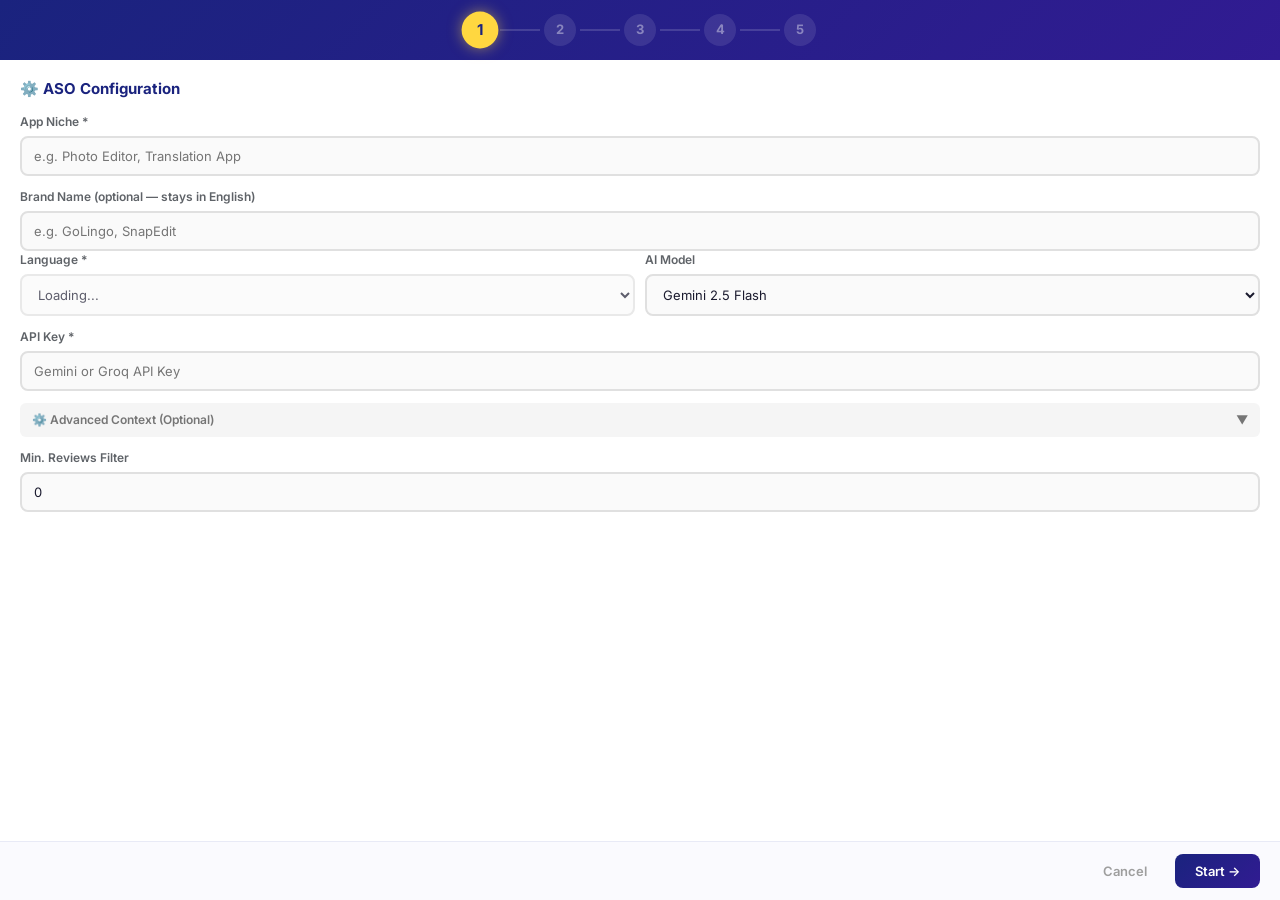
<file: ASOWizard.html>
<!DOCTYPE html>
<html>

<head>
  <base target="_top">
  <style>
    @import url('https://fonts.googleapis.com/css2?family=Inter:wght@400;500;600;700&display=swap');

    * {
      box-sizing: border-box;
      margin: 0;
      padding: 0;
    }

    body {
      font-family: 'Inter', 'Google Sans', 'Roboto', Arial, sans-serif;
      background: #ffffff;
      color: #1a1a2e;
      padding: 0;
      line-height: 1.5;
      overflow: hidden;
      height: 100vh;
      display: flex;
      flex-direction: column;
    }

    /* ==================== STEPPER ==================== */
    .stepper {
      display: flex;
      align-items: center;
      justify-content: center;
      gap: 4px;
      padding: 14px 20px;
      background: linear-gradient(135deg, #1a237e 0%, #311b92 100%);
      flex-shrink: 0;
    }

    .step-dot {
      width: 32px;
      height: 32px;
      border-radius: 50%;
      display: flex;
      align-items: center;
      justify-content: center;
      font-size: 13px;
      font-weight: 700;
      color: rgba(255, 255, 255, 0.4);
      background: rgba(255, 255, 255, 0.1);
      transition: all 0.3s ease;
      flex-shrink: 0;
    }

    .step-dot.active {
      background: #ffd740;
      color: #1a237e;
      box-shadow: 0 0 12px rgba(255, 215, 64, 0.5);
      transform: scale(1.15);
    }

    .step-dot.done {
      background: #69f0ae;
      color: #1b5e20;
    }

    .step-line {
      width: 40px;
      height: 2px;
      background: rgba(255, 255, 255, 0.15);
      flex-shrink: 0;
    }

    .step-line.done {
      background: #69f0ae;
    }

    .step-label {
      font-size: 10px;
      color: rgba(255, 255, 255, 0.7);
      text-align: center;
      padding: 4px 16px 0;
      display: none;
    }

    /* ==================== CONTENT AREA ==================== */
    .content {
      flex: 1;
      overflow-y: auto;
      padding: 18px 20px;
    }

    .step-panel {
      display: none;
    }

    .step-panel.active {
      display: block;
    }

    .section-title {
      font-size: 15px;
      font-weight: 700;
      color: #1a237e;
      margin-bottom: 12px;
      display: flex;
      align-items: center;
      gap: 8px;
    }

    /* ==================== FORMS ==================== */
    label {
      display: block;
      font-size: 12px;
      font-weight: 600;
      color: #5f6368;
      margin-bottom: 5px;
      margin-top: 12px;
    }

    label:first-child {
      margin-top: 0;
    }

    input[type="text"],
    input[type="password"],
    select,
    textarea {
      width: 100%;
      padding: 10px 12px;
      font-size: 13px;
      font-family: 'Inter', sans-serif;
      border: 2px solid #e0e0e0;
      border-radius: 8px;
      outline: none;
      background: #fafafa;
      color: #1a1a2e;
      transition: border-color 0.2s, box-shadow 0.2s;
    }

    input:focus,
    select:focus,
    textarea:focus {
      border-color: #311b92;
      box-shadow: 0 0 0 3px rgba(49, 27, 146, 0.1);
      background: #fff;
    }

    textarea {
      resize: vertical;
      min-height: 60px;
      font-family: inherit;
    }

    .row {
      display: flex;
      gap: 10px;
    }

    .row>* {
      flex: 1;
    }

    /* ==================== COMPETITOR CARDS ==================== */
    .comp-card {
      display: flex;
      align-items: center;
      gap: 10px;
      padding: 10px 12px;
      border: 1px solid #e8eaf6;
      border-radius: 8px;
      margin-bottom: 6px;
      background: #fafafe;
      transition: all 0.2s;
    }

    .comp-card:hover {
      background: #ede7f6;
      border-color: #b39ddb;
    }

    .comp-card.excluded {
      opacity: 0.4;
      background: #f5f5f5;
    }

    .comp-toggle {
      width: 20px;
      height: 20px;
      border-radius: 4px;
      border: 2px solid #b39ddb;
      background: #fff;
      cursor: pointer;
      display: flex;
      align-items: center;
      justify-content: center;
      flex-shrink: 0;
      font-size: 14px;
      transition: all 0.2s;
    }

    .comp-toggle.checked {
      background: #311b92;
      border-color: #311b92;
      color: #fff;
    }

    .comp-info {
      flex: 1;
      min-width: 0;
    }

    .comp-name {
      font-size: 13px;
      font-weight: 600;
      color: #1a237e;
      white-space: nowrap;
      overflow: hidden;
      text-overflow: ellipsis;
    }

    .comp-meta {
      font-size: 11px;
      color: #9e9e9e;
      margin-top: 1px;
    }

    .comp-title {
      font-size: 11px;
      color: #5c6bc0;
      font-style: italic;
      white-space: nowrap;
      overflow: hidden;
      text-overflow: ellipsis;
    }

    .comp-rating {
      text-align: right;
      flex-shrink: 0;
    }

    .comp-stars {
      font-size: 12px;
      color: #ffa000;
    }

    .comp-reviews {
      font-size: 10px;
      color: #9e9e9e;
    }

    .filter-bar {
      display: flex;
      align-items: center;
      gap: 10px;
      padding: 10px 14px;
      background: #ede7f6;
      border-radius: 8px;
      margin-bottom: 12px;
      font-size: 12px;
      color: #4527a0;
    }

    /* ==================== KEYWORD CHIPS ==================== */
    .kw-chips {
      display: flex;
      flex-wrap: wrap;
      gap: 6px;
      margin-top: 8px;
    }

    .kw-chip {
      display: inline-flex;
      align-items: center;
      gap: 4px;
      padding: 5px 10px;
      border-radius: 20px;
      font-size: 12px;
      font-weight: 500;
      cursor: pointer;
      transition: all 0.2s;
      border: 1px solid transparent;
    }

    .kw-chip:hover {
      transform: scale(1.05);
    }

    .kw-chip.excluded {
      opacity: 0.3;
      text-decoration: line-through;
    }

    .kw-chip.core {
      background: #e8f5e9;
      color: #2e7d32;
      border-color: #a5d6a7;
    }

    .kw-chip.feature {
      background: #e3f2fd;
      color: #1565c0;
      border-color: #90caf9;
    }

    .kw-chip.intent {
      background: #fff3e0;
      color: #e65100;
      border-color: #ffcc80;
    }

    .kw-chip.brand {
      background: #fce4ec;
      color: #c62828;
      border-color: #ef9a9a;
    }

    .kw-chip.ai_suggested {
      background: #f3e5f5;
      color: #6a1b9a;
      border-color: #ce93d8;
    }

    .kw-chip.unassigned {
      background: #f5f5f5;
      color: #616161;
      border-color: #e0e0e0;
    }

    .kw-score {
      font-size: 10px;
      padding: 1px 5px;
      border-radius: 8px;
      background: rgba(0, 0, 0, 0.08);
    }

    .kw-legend {
      display: flex;
      flex-wrap: wrap;
      gap: 8px;
      margin-bottom: 10px;
      font-size: 11px;
    }

    .kw-legend span {
      padding: 3px 8px;
      border-radius: 12px;
      font-weight: 500;
    }

    /* ==================== CONTENT PREVIEW ==================== */
    .content-card {
      padding: 12px 14px;
      border-radius: 8px;
      margin-bottom: 10px;
      border-left: 4px solid;
    }

    .content-card.title-card {
      background: #fff3e0;
      border-color: #ff9800;
    }

    .content-card.subtitle-card {
      background: #e3f2fd;
      border-color: #2196f3;
    }

    .content-card.keywords-card {
      background: #e8f5e9;
      border-color: #4caf50;
    }

    .content-card.description-card {
      background: #fce4ec;
      border-color: #e91e63;
    }

    .content-label {
      font-size: 11px;
      font-weight: 700;
      text-transform: uppercase;
      letter-spacing: 0.5px;
      margin-bottom: 4px;
      color: #666;
    }

    .content-value {
      width: 100%;
      border: 1px solid rgba(0, 0, 0, 0.1);
      border-radius: 6px;
      padding: 8px 10px;
      font-size: 13px;
      font-family: 'Inter', sans-serif;
      background: rgba(255, 255, 255, 0.8);
      resize: vertical;
    }

    .char-count {
      font-size: 10px;
      text-align: right;
      margin-top: 3px;
    }

    .char-count.over {
      color: #c62828;
      font-weight: 700;
    }

    .char-count.ok {
      color: #2e7d32;
    }

    /* Feedback box */
    .feedback-box {
      margin-top: 12px;
      padding: 12px;
      background: #ede7f6;
      border-radius: 8px;
    }

    /* ==================== CHECKBOX FIELDS ==================== */
    .field-check {
      display: flex;
      align-items: center;
      gap: 10px;
      padding: 10px 14px;
      border: 1px solid #e0e0e0;
      border-radius: 8px;
      margin-bottom: 6px;
      cursor: pointer;
      transition: all 0.2s;
    }

    .field-check:hover {
      background: #ede7f6;
      border-color: #b39ddb;
    }

    .field-check input[type="checkbox"] {
      width: 18px;
      height: 18px;
      accent-color: #311b92;
    }

    .field-check-label {
      font-size: 13px;
      font-weight: 600;
    }

    .field-check-hint {
      font-size: 11px;
      color: #9e9e9e;
    }

    /* ==================== BUTTONS ==================== */
    .btn-bar {
      display: flex;
      gap: 8px;
      justify-content: flex-end;
      padding: 12px 20px;
      border-top: 1px solid #e8eaf6;
      background: #fafafe;
      flex-shrink: 0;
    }

    .btn {
      padding: 9px 20px;
      font-size: 13px;
      font-weight: 600;
      font-family: 'Inter', sans-serif;
      border: none;
      border-radius: 8px;
      cursor: pointer;
      transition: all 0.2s;
      display: inline-flex;
      align-items: center;
      gap: 6px;
    }

    .btn:disabled {
      opacity: 0.5;
      cursor: not-allowed;
    }

    .btn-primary {
      background: linear-gradient(135deg, #1a237e, #311b92);
      color: #fff;
    }

    .btn-primary:hover:not(:disabled) {
      box-shadow: 0 4px 12px rgba(49, 27, 146, 0.35);
      transform: translateY(-1px);
    }

    .btn-secondary {
      background: #ede7f6;
      color: #311b92;
    }

    .btn-secondary:hover:not(:disabled) {
      background: #d1c4e9;
    }

    .btn-ghost {
      background: transparent;
      color: #9e9e9e;
    }

    .btn-ghost:hover:not(:disabled) {
      background: #f5f5f5;
    }

    /* ==================== STATUS ==================== */
    .status-bar {
      padding: 10px 14px;
      border-radius: 8px;
      margin: 10px 0;
      font-size: 12px;
      display: none;
      align-items: center;
      gap: 8px;
    }

    .status-bar.loading {
      display: flex;
      background: #ede7f6;
      color: #311b92;
    }

    .status-bar.success {
      display: flex;
      background: #e8f5e9;
      color: #2e7d32;
    }

    .status-bar.error {
      display: flex;
      background: #fce4ec;
      color: #c62828;
    }

    .spinner-sm {
      width: 16px;
      height: 16px;
      border: 2px solid #b39ddb;
      border-top-color: #311b92;
      border-radius: 50%;
      animation: spin 0.7s linear infinite;
      flex-shrink: 0;
    }

    @keyframes spin {
      to {
        transform: rotate(360deg);
      }
    }

    /* ==================== ADVANCED TOGGLE ==================== */
    .adv-toggle {
      background: #f5f5f5;
      padding: 8px 12px;
      border-radius: 6px;
      font-size: 12px;
      font-weight: 600;
      color: #757575;
      cursor: pointer;
      display: flex;
      justify-content: space-between;
      align-items: center;
      margin-top: 12px;
    }

    .adv-toggle:hover {
      background: #eeeeee;
    }

    .adv-panel {
      display: none;
      padding-left: 10px;
      border-left: 3px solid #311b92;
      margin-top: 8px;
    }
  </style>
</head>

<body>

  <!-- ==================== STEPPER ==================== -->
  <div class="stepper" id="stepper">
    <div class="step-dot active" id="dot0">1</div>
    <div class="step-line" id="line0"></div>
    <div class="step-dot" id="dot1">2</div>
    <div class="step-line" id="line1"></div>
    <div class="step-dot" id="dot2">3</div>
    <div class="step-line" id="line2"></div>
    <div class="step-dot" id="dot3">4</div>
    <div class="step-line" id="line3"></div>
    <div class="step-dot" id="dot4">5</div>
  </div>

  <!-- ==================== CONTENT ==================== -->
  <div class="content" id="contentArea">

    <!-- ======= STEP 0: SETUP ======= -->
    <div class="step-panel active" id="panel0">
      <div class="section-title">⚙️ ASO Configuration</div>

      <label>App Niche *</label>
      <input type="text" id="inNiche" placeholder="e.g. Photo Editor, Translation App" />

      <label>Brand Name (optional — stays in English)</label>
      <input type="text" id="inBrand" placeholder="e.g. GoLingo, SnapEdit" />

      <div class="row">
        <div>
          <label>Language *</label>
          <select id="inLang" disabled>
            <option>Loading...</option>
          </select>
        </div>
        <div>
          <label>AI Model</label>
          <select id="inModel">
            <optgroup label="✅ Google Gemini">
              <option value="gemini-2.5-flash" selected>Gemini 2.5 Flash</option>
              <option value="gemini-2.5-flash-lite">Gemini 2.5 Flash-Lite</option>
              <option value="gemini-2.5-pro">Gemini 2.5 Pro</option>
            </optgroup>
            <optgroup label="⚡ Groq">
              <option value="llama-3.3-70b-versatile">LLaMA 3.3 70B</option>
              <option value="mixtral-8x7b-32768">Mixtral 8x7b</option>
            </optgroup>
          </select>
        </div>
      </div>

      <label>API Key *</label>
      <input type="password" id="inApiKey" placeholder="Gemini or Groq API Key" />

      <div class="adv-toggle" onclick="toggleAdvanced()">
        <span>⚙️ Advanced Context (Optional)</span>
        <span id="advIcon">▼</span>
      </div>
      <div class="adv-panel" id="advPanel">
        <label>Core Features</label>
        <input type="text" id="inFeatures" placeholder="e.g. Voice Translation, Camera OCR, Offline" />
        <label>Unique Selling Points</label>
        <input type="text" id="inUSP" placeholder="e.g. Real-time conversation translation" />
        <label>Target Audience</label>
        <input type="text" id="inAudience" placeholder="e.g. International travelers" />
        <label>Primary Use Case</label>
        <input type="text" id="inUseCase" placeholder="e.g. Translating restaurant menus abroad" />
        <label>Tone</label>
        <input type="text" id="inTone" placeholder="e.g. Professional, Friendly, Trendy" />
        <label>Monetization</label>
        <input type="text" id="inMon" placeholder="e.g. Freemium with Pro subscription" />
      </div>

      <label>Min. Reviews Filter</label>
      <input type="text" id="inMinReviews" placeholder="0 (include all)" value="0" />
    </div>

    <!-- ======= STEP 1: COMPETITORS ======= -->
    <div class="step-panel" id="panel1">
      <div class="section-title">📊 Competitor Apps</div>
      <div class="filter-bar" id="compStats">Loading competitors...</div>
      <div id="compList"></div>
    </div>

    <!-- ======= STEP 2: KEYWORDS ======= -->
    <div class="step-panel" id="panel2">
      <div class="section-title">🔑 Extracted & AI Keywords</div>
      <div class="kw-legend">
        <span class="kw-chip core">Core</span>
        <span class="kw-chip feature">Feature</span>
        <span class="kw-chip intent">Intent</span>
        <span class="kw-chip brand">Brand</span>
        <span class="kw-chip ai_suggested">AI Suggested</span>
      </div>
      <div id="kwChips" class="kw-chips"></div>
    </div>

    <!-- ======= STEP 3: SELECT FIELDS ======= -->
    <div class="step-panel" id="panel3">
      <div class="section-title">✅ Select Fields to Generate</div>
      <div class="field-check" onclick="toggleField('fTitle')">
        <input type="checkbox" id="fTitle" checked>
        <div>
          <div class="field-check-label">📱 Title</div>
          <div class="field-check-hint">Max 30 characters · Highest ranking weight</div>
        </div>
      </div>
      <div class="field-check" onclick="toggleField('fSub')">
        <input type="checkbox" id="fSub" checked>
        <div>
          <div class="field-check-label">📝 Subtitle</div>
          <div class="field-check-hint">Max 30 characters · Feature-focused</div>
        </div>
      </div>
      <div class="field-check" onclick="toggleField('fKey')">
        <input type="checkbox" id="fKey" checked>
        <div>
          <div class="field-check-label">🔑 Keywords</div>
          <div class="field-check-hint">Max 100 characters · Comma-separated</div>
        </div>
      </div>
    </div>

    <!-- ======= STEP 4: REVIEW & REGENERATE ======= -->
    <div class="step-panel" id="panel4">
      <div class="section-title">📋 Generated Content</div>
      <div id="contentPreview"></div>
      <div class="feedback-box">
        <label style="margin-top:0">💬 Feedback for Regeneration</label>
        <input type="text" id="inFeedback" placeholder="e.g. Make the title more action-oriented" maxlength="200" />
        <div style="font-size:10px;color:#9e9e9e;margin-top:4px;text-align:right"><span id="fbCount">0</span>/200</div>
      </div>
    </div>

    <!-- STATUS BAR (shared across steps) -->
    <div class="status-bar" id="statusBar">
      <div class="spinner-sm" id="statusSpinner"></div>
      <span id="statusText"></span>
    </div>
  </div>

  <!-- ==================== BUTTON BAR ==================== -->
  <div class="btn-bar">
    <button class="btn btn-ghost" onclick="google.script.host.close()">Cancel</button>
    <button class="btn btn-secondary" id="btnBack" onclick="goBack()" style="display:none">← Back</button>
    <button class="btn btn-secondary" id="btnRegen" onclick="regenerate()" style="display:none">🔄 Regenerate</button>
    <button class="btn btn-primary" id="btnNext" onclick="goNext()">Start →</button>
  </div>

  <!-- ==================== SCRIPT ==================== -->
  <script>
    // ========== STATE ==========
    var currentStep = 0;
    var totalSteps = 5;
    var competitors = [];
    var scoredKeywords = [];
    var dictionary = null;
    var generatedContent = {};
    var isProcessing = false;

    // ========== INIT ==========
    (function init() {
      // Load languages first, then restore saved settings
      google.script.run
        .withSuccessHandler(function (langs) {
          var sel = document.getElementById("inLang");
          sel.innerHTML = '<option value="">— Select Language —</option>';
          for (var i = 0; i < langs.length; i++) {
            var opt = document.createElement("option");
            opt.value = langs[i].name;
            opt.textContent = langs[i].name + " (" + langs[i].country + ")";
            sel.appendChild(opt);
          }
          sel.disabled = false;

          // After languages loaded, restore saved settings
          google.script.run
            .withSuccessHandler(function (settings) {
              if (!settings) return;
              if (settings.niche) document.getElementById("inNiche").value = settings.niche;
              if (settings.brandName) document.getElementById("inBrand").value = settings.brandName;
              if (settings.language) sel.value = settings.language;
              if (settings.model) document.getElementById("inModel").value = settings.model;
              if (settings.minReviews) document.getElementById("inMinReviews").value = settings.minReviews;
              // Restore advanced context fields
              if (settings.features) document.getElementById("inFeatures").value = settings.features;
              if (settings.usp) document.getElementById("inUSP").value = settings.usp;
              if (settings.audience) document.getElementById("inAudience").value = settings.audience;
              if (settings.useCase) document.getElementById("inUseCase").value = settings.useCase;
              if (settings.tone) document.getElementById("inTone").value = settings.tone;
              if (settings.monetization) document.getElementById("inMon").value = settings.monetization;
              // Auto-expand advanced panel if any context was saved
              if (settings.features || settings.usp || settings.audience || settings.useCase || settings.tone || settings.monetization) {
                document.getElementById("advPanel").style.display = "block";
                document.getElementById("advIcon").textContent = "▲";
              }
            })
            .loadASOWizardSettings();
        })
        .getAvailableLanguages();

      // Load saved API key
      google.script.run
        .withSuccessHandler(function (key) {
          if (key) document.getElementById("inApiKey").value = key;
        })
        .getGeminiKey();

      // Feedback counter
      document.getElementById("inFeedback").addEventListener("input", function () {
        document.getElementById("fbCount").textContent = this.value.length;
      });
    })();

    // ========== NAVIGATION ==========
    function goNext() {
      if (isProcessing) return;

      if (currentStep === 0) {
        // Validate setup
        if (!document.getElementById("inNiche").value.trim()) return showStatus("error", "⚠️ Please enter the App Niche.");
        if (!document.getElementById("inLang").value) return showStatus("error", "⚠️ Please select a language.");
        if (!document.getElementById("inApiKey").value.trim()) return showStatus("error", "⚠️ Please enter your API Key.");

        // Load competitors
        loadCompetitors();
      } else if (currentStep === 1) {
        // Extract keywords
        extractKeywords();
      } else if (currentStep === 2) {
        // Go to field selection
        setStep(3);
      } else if (currentStep === 3) {
        // Generate content
        generateContent();
      } else if (currentStep === 4) {
        // Save to sheet
        saveResults();
      }
    }

    function goBack() {
      if (isProcessing) return;
      if (currentStep > 0) setStep(currentStep - 1);
    }

    function setStep(step) {
      currentStep = step;

      // Update panels
      var panels = document.querySelectorAll(".step-panel");
      for (var i = 0; i < panels.length; i++) {
        panels[i].classList.toggle("active", i === step);
      }

      // Update dots
      for (var d = 0; d < totalSteps; d++) {
        var dot = document.getElementById("dot" + d);
        dot.className = "step-dot";
        if (d < step) dot.classList.add("done");
        else if (d === step) dot.classList.add("active");

        if (d < totalSteps - 1) {
          var line = document.getElementById("line" + d);
          line.className = "step-line" + (d < step ? " done" : "");
        }
      }

      // Update buttons
      document.getElementById("btnBack").style.display = step > 0 ? "" : "none";
      document.getElementById("btnRegen").style.display = step === 4 ? "" : "none";

      var btnNext = document.getElementById("btnNext");
      var labels = ["Start →", "Extract Keywords →", "Select Fields →", "Generate Content →", "💾 Save to Sheet"];
      btnNext.textContent = labels[step] || "Next →";
      btnNext.disabled = false;

      hideStatus();
      document.getElementById("contentArea").scrollTop = 0;
    }

    // ========== STEP 1: LOAD COMPETITORS ==========
    function loadCompetitors() {
      var lang = document.getElementById("inLang").value;
      var minReviews = parseInt(document.getElementById("inMinReviews").value) || 0;

      // Save settings so user doesn't re-enter next time
      google.script.run.saveASOWizardSettings({
        niche: document.getElementById("inNiche").value.trim(),
        brandName: document.getElementById("inBrand").value.trim(),
        language: lang,
        model: document.getElementById("inModel").value,
        apiKey: document.getElementById("inApiKey").value.trim(),
        features: document.getElementById("inFeatures").value.trim(),
        usp: document.getElementById("inUSP").value.trim(),
        audience: document.getElementById("inAudience").value.trim(),
        useCase: document.getElementById("inUseCase").value.trim(),
        tone: document.getElementById("inTone").value.trim(),
        monetization: document.getElementById("inMon").value.trim(),
        minReviews: String(minReviews)
      });

      setProcessing(true);
      showStatus("loading", "🔍 Scanning scraped app sheets for " + lang + " data...");

      google.script.run
        .withSuccessHandler(function (result) {
          competitors = result.competitors;
          renderCompetitors(result);
          setStep(1);
          setProcessing(false);
        })
        .withFailureHandler(function (err) {
          showStatus("error", "❌ " + (err.message || err));
          setProcessing(false);
        })
        .getScrapedCompetitors(lang, minReviews);
    }

    function renderCompetitors(result) {
      var stats = document.getElementById("compStats");
      stats.innerHTML = "📊 <strong>" + result.competitors.length + "</strong> apps included" +
        (result.filtered > 0 ? " · " + result.filtered + " filtered by reviews" : "") +
        " · " + result.totalFound + " total found";

      var html = "";
      for (var i = 0; i < competitors.length; i++) {
        var c = competitors[i];
        var stars = "⭐".repeat(Math.round(c.rating));
        html += '<div class="comp-card' + (c.included ? '' : ' excluded') + '" id="comp' + i + '">' +
          '<div class="comp-toggle' + (c.included ? ' checked' : '') + '" onclick="toggleComp(' + i + ')">' +
          (c.included ? '✓' : '') + '</div>' +
          '<div class="comp-info">' +
          '<div class="comp-name">' + escHtml(c.appName) + '</div>' +
          '<div class="comp-title">' + escHtml(c.title) + (c.subtitle ? ' — ' + escHtml(c.subtitle) : '') + '</div>' +
          '</div>' +
          '<div class="comp-rating">' +
          '<div class="comp-stars">' + c.rating.toFixed(1) + ' ⭐</div>' +
          '<div class="comp-reviews">' + c.ratingCount.toLocaleString() + ' reviews</div>' +
          '</div></div>';
      }
      document.getElementById("compList").innerHTML = html;
    }

    function toggleComp(index) {
      competitors[index].included = !competitors[index].included;
      var card = document.getElementById("comp" + index);
      var toggle = card.querySelector(".comp-toggle");
      card.classList.toggle("excluded", !competitors[index].included);
      toggle.classList.toggle("checked", competitors[index].included);
      toggle.textContent = competitors[index].included ? "✓" : "";
    }

    // ========== STEP 2: EXTRACT KEYWORDS ==========
    function extractKeywords() {
      var config = getConfig();
      var included = competitors.filter(function (c) { return c.included; });
      if (included.length === 0) return showStatus("error", "⚠️ Please include at least one competitor.");

      setProcessing(true);
      showStatus("loading", "🧠 Extracting keywords from " + included.length + " competitors + AI generation...");

      google.script.run
        .withSuccessHandler(function (result) {
          scoredKeywords = result.keywords;
          dictionary = result.dictionary;
          renderKeywords();
          setStep(2);
          setProcessing(false);
        })
        .withFailureHandler(function (err) {
          showStatus("error", "❌ " + (err.message || err));
          setProcessing(false);
        })
        .extractAndScoreKeywords(
          competitors, config.language, config.niche, config.apiKey, config.model, config.appContext, config.brandName
        );
    }

    function renderKeywords() {
      var html = "";
      var limit = Math.min(scoredKeywords.length, 100);
      for (var i = 0; i < limit; i++) {
        var kw = scoredKeywords[i];
        var cls = kw.cluster || "unassigned";
        var excluded = kw.excluded ? " excluded" : "";
        html += '<span class="kw-chip ' + cls + excluded + '" onclick="toggleKw(' + i + ')" id="kw' + i + '" title="' +
          escHtml('Score: ' + kw.score + ' | Freq: ' + kw.frequency + ' | Sources: ' + (kw.sources || []).join(', ')) + '">' +
          escHtml(kw.keyword) +
          (kw.score > 0 ? '<span class="kw-score">' + kw.score + '</span>' : '') +
          '</span>';
      }
      document.getElementById("kwChips").innerHTML = html;
    }

    function toggleKw(index) {
      scoredKeywords[index].excluded = !scoredKeywords[index].excluded;
      var chip = document.getElementById("kw" + index);
      chip.classList.toggle("excluded", scoredKeywords[index].excluded);
    }

    // ========== STEP 3: GENERATE CONTENT ==========
    function generateContent() {
      var config = getConfig();
      var activeKw = scoredKeywords.filter(function (k) { return !k.excluded; });

      setProcessing(true);
      showStatus("loading", "✨ AI is writing your optimized App Store metadata...");

      google.script.run
        .withSuccessHandler(function (result) {
          generatedContent = result;
          renderContent();
          setStep(4);
          setProcessing(false);
        })
        .withFailureHandler(function (err) {
          showStatus("error", "❌ " + (err.message || err));
          setProcessing(false);
        })
        .generateASOContent({
          keywords: activeKw,
          fields: getSelectedFields(),
          currentContent: null,
          brandName: config.brandName,
          language: config.language,
          niche: config.niche,
          apiKey: config.apiKey,
          modelName: config.model,
          appContext: config.appContext
        });
    }

    function renderContent() {
      var fields = [
        { key: "title", label: "📱 Title", cls: "title-card", limit: 30, tag: "input" },
        { key: "subtitle", label: "📝 Subtitle", cls: "subtitle-card", limit: 30, tag: "input" },
        { key: "keywords", label: "🔑 Keywords", cls: "keywords-card", limit: 100, tag: "input" }
      ];

      var html = "";
      for (var i = 0; i < fields.length; i++) {
        var f = fields[i];
        var val = generatedContent[f.key] || "";
        if (!val && !getSelectedFields()[f.key]) continue;

        var charCls = val.length > f.limit ? "over" : "ok";
        if (f.tag === "textarea") {
          html += '<div class="content-card ' + f.cls + '">' +
            '<div class="content-label">' + f.label + '</div>' +
            '<textarea class="content-value" id="cv_' + f.key + '" rows="5" oninput="updateCharCount(\'' + f.key + '\',' + f.limit + ')">' + escHtml(val) + '</textarea>' +
            '<div class="char-count ' + charCls + '" id="cc_' + f.key + '">' + val.length + '/' + f.limit + '</div></div>';
        } else {
          html += '<div class="content-card ' + f.cls + '">' +
            '<div class="content-label">' + f.label + '</div>' +
            '<input class="content-value" id="cv_' + f.key + '" value="' + escHtml(val) + '" oninput="updateCharCount(\'' + f.key + '\',' + f.limit + ')" />' +
            '<div class="char-count ' + charCls + '" id="cc_' + f.key + '">' + val.length + '/' + f.limit + '</div></div>';
        }
      }
      document.getElementById("contentPreview").innerHTML = html;

      // Update button
      document.getElementById("btnNext").textContent = "💾 Save to Sheet";
    }

    function updateCharCount(key, limit) {
      var el = document.getElementById("cv_" + key);
      var cc = document.getElementById("cc_" + key);
      var len = el.value.length;
      cc.textContent = len + "/" + limit;
      cc.className = "char-count " + (len > limit ? "over" : "ok");
    }

    // ========== REGENERATE WITH FEEDBACK ==========
    function regenerate() {
      var feedback = document.getElementById("inFeedback").value.trim();
      if (!feedback) return showStatus("error", "⚠️ Please enter feedback for regeneration.");

      var config = getConfig();
      setProcessing(true);
      showStatus("loading", "🔄 Regenerating with your feedback...");

      // Read current content from inputs
      var current = {};
      ["title", "subtitle", "keywords"].forEach(function (k) {
        var el = document.getElementById("cv_" + k);
        if (el) current[k] = el.value;
      });

      google.script.run
        .withSuccessHandler(function (result) {
          generatedContent = result;
          renderContent();
          document.getElementById("inFeedback").value = "";
          document.getElementById("fbCount").textContent = "0";
          showStatus("success", "✅ Content regenerated successfully!");
          setProcessing(false);
        })
        .withFailureHandler(function (err) {
          showStatus("error", "❌ " + (err.message || err));
          setProcessing(false);
        })
        .regenerateASOContent({
          previousContent: current,
          feedback: feedback,
          fields: getSelectedFields(),
          brandName: config.brandName,
          language: config.language,
          niche: config.niche,
          apiKey: config.apiKey,
          modelName: config.model,
          appContext: config.appContext
        });
    }

    // ========== SAVE ==========
    function saveResults() {
      var config = getConfig();
      setProcessing(true);
      showStatus("loading", "💾 Saving results to spreadsheet...");

      // Read final content from inputs
      var finalContent = {};
      ["title", "subtitle", "keywords"].forEach(function (k) {
        var el = document.getElementById("cv_" + k);
        if (el) finalContent[k] = el.value;
      });

      var activeKw = scoredKeywords.filter(function (k) { return !k.excluded; });

      google.script.run
        .withSuccessHandler(function (msg) {
          showStatus("success", msg);
          setProcessing(false);
          // Update save button
          document.getElementById("btnNext").textContent = "✅ Saved!";
          document.getElementById("btnNext").disabled = true;
        })
        .withFailureHandler(function (err) {
          showStatus("error", "❌ " + (err.message || err));
          setProcessing(false);
        })
        .writeASOResults(config.language, finalContent, activeKw, config.brandName);
    }

    // ========== HELPERS ==========
    function getConfig() {
      var ctx = "";
      var f = document.getElementById("inFeatures").value.trim();
      var u = document.getElementById("inUSP").value.trim();
      var a = document.getElementById("inAudience").value.trim();
      var uc = document.getElementById("inUseCase").value.trim();
      var t = document.getElementById("inTone").value.trim();
      var m = document.getElementById("inMon").value.trim();
      if (f) ctx += "- Core Features: " + f + "\n";
      if (u) ctx += "- USP: " + u + "\n";
      if (a) ctx += "- Target Audience: " + a + "\n";
      if (uc) ctx += "- Use Case: " + uc + "\n";
      if (t) ctx += "- Tone: " + t + "\n";
      if (m) ctx += "- Monetization: " + m + "\n";

      return {
        niche: document.getElementById("inNiche").value.trim(),
        brandName: document.getElementById("inBrand").value.trim(),
        language: document.getElementById("inLang").value,
        model: document.getElementById("inModel").value,
        apiKey: document.getElementById("inApiKey").value.trim(),
        appContext: ctx
      };
    }

    function getSelectedFields() {
      return {
        title: document.getElementById("fTitle").checked,
        subtitle: document.getElementById("fSub").checked,
        keywords: document.getElementById("fKey").checked
      };
    }

    function toggleField(id) {
      var cb = document.getElementById(id);
      cb.checked = !cb.checked;
    }

    function toggleAdvanced() {
      var panel = document.getElementById("advPanel");
      var icon = document.getElementById("advIcon");
      panel.style.display = panel.style.display === "none" || !panel.style.display ? "block" : "none";
      icon.textContent = panel.style.display === "block" ? "▲" : "▼";
    }

    function showStatus(type, msg) {
      var bar = document.getElementById("statusBar");
      var spinner = document.getElementById("statusSpinner");
      var text = document.getElementById("statusText");
      bar.className = "status-bar " + type;
      spinner.style.display = type === "loading" ? "block" : "none";
      text.textContent = msg;
    }
    function hideStatus() {
      document.getElementById("statusBar").className = "status-bar";
    }

    function setProcessing(state) {
      isProcessing = state;
      document.getElementById("btnNext").disabled = state;
      document.getElementById("btnBack").disabled = state;
      document.getElementById("btnRegen").disabled = state;
    }

    function escHtml(s) {
      if (!s) return "";
      return String(s).replace(/&/g, "&amp;").replace(/</g, "&lt;").replace(/>/g, "&gt;").replace(/"/g, "&quot;");
    }
  </script>
</body>

</html>
</file>
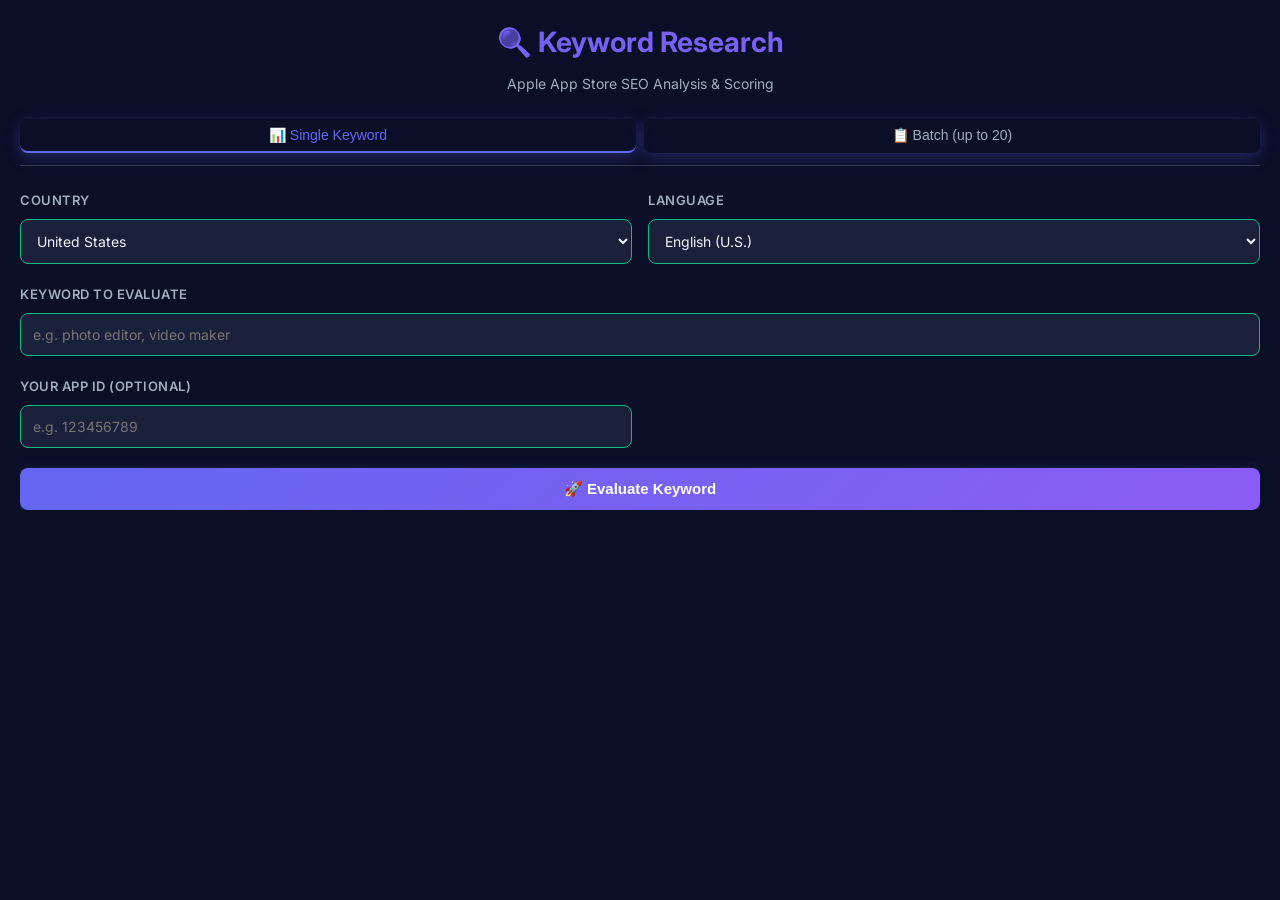
<file: keyword-tool.html>
<!DOCTYPE html>
<html>

<head>
    <base target="_top">
    <meta charset="UTF-8">
    <meta name="viewport" content="width=device-width, initial-scale=1.0">
    <title>🔍 Keyword Research Tool - ASO SaaS</title>
    <link href="https://fonts.googleapis.com/css2?family=Inter:wght@300;400;500;600;700&display=swap" rel="stylesheet">
    <style>
        :root {
            --bg-color: #0a0e27;
            --bg-secondary: #111729;
            --card-bg: #1a1f3a;
            --text-primary: #f0f4ff;
            --text-secondary: #a0aec0;
            --accent: #6366f1;
            --accent-hover: #818cf8;
            --success: #10b981;
            --warning: #f59e0b;
            --danger: #ef4444;
            --border-color: #2d3748;
        }

        * {
            margin: 0;
            padding: 0;
            box-sizing: border-box;
        }

        body {
            font-family: 'Inter', sans-serif;
            background: var(--bg-color);
            color: var(--text-primary);
            line-height: 1.6;
            max-height: 100vh;
            display: flex;
            flex-direction: column;
            padding: 20px;
        }

        .header {
            text-align: center;
            margin-bottom: 24px;
        }

        .header h1 {
            font-size: 28px;
            background: linear-gradient(135deg, #6366f1, #8b5cf6);
            -webkit-background-clip: text;
            -webkit-text-fill-color: transparent;
            margin-bottom: 8px;
            font-weight: 700;
        }

        .header p {
            color: var(--text-secondary);
            font-size: 14px;
        }

        .mode-tabs {
            display: flex;
            gap: 8px;
            margin-bottom: 24px;
            border-bottom: 1px solid var(--border-color);
            padding-bottom: 12px;
        }

        .mode-tab {
            padding: 8px 16px;
            background: none;
            border: none;
            color: var(--text-secondary);
            cursor: pointer;
            font-size: 14px;
            font-weight: 500;
            border-bottom: 2px solid transparent;
            transition: all 0.3s;
        }

        .mode-tab.active {
            color: var(--accent);
            border-bottom-color: var(--accent);
        }

        .mode-tab:hover {
            color: var(--accent-hover);
        }

        .mode-section {
            display: none;
            flex: 1;
            overflow-y: auto;
        }

        .mode-section.active {
            display: block;
        }

        .form-group {
            margin-bottom: 20px;
        }

        label {
            display: block;
            font-size: 13px;
            font-weight: 600;
            margin-bottom: 8px;
            color: var(--text-secondary);
            text-transform: uppercase;
            letter-spacing: 0.5px;
        }

        input[type="text"],
        textarea,
        select {
            width: 100%;
            padding: 12px;
            background-color: var(--card-bg);
            border: 1px solid var(--border-color);
            border-radius: 8px;
            color: var(--text-primary);
            font-family: 'Inter', sans-serif;
            font-size: 14px;
        }

        input[type="text"]:focus,
        textarea:focus,
        select:focus {
            outline: none;
            border-color: var(--accent);
            box-shadow: 0 0 0 3px rgba(99, 102, 241, 0.1);
            background-color: var(--bg-color);
        }

        textarea {
            resize: vertical;
            min-height: 100px;
        }

        .row {
            display: grid;
            grid-template-columns: 1fr 1fr;
            gap: 16px;
        }

        .col {
            flex: 1;
        }

        .info-box {
            background: rgba(99, 102, 241, 0.1);
            border-left: 3px solid var(--accent);
            padding: 12px;
            border-radius: 6px;
            font-size: 13px;
            color: var(--text-secondary);
            margin-bottom: 16px;
        }

        button {
            width: 100%;
            padding: 12px;
            background: linear-gradient(135deg, var(--accent), #8b5cf6);
            color: white;
            border: none;
            border-radius: 8px;
            font-size: 15px;
            font-weight: 600;
            cursor: pointer;
            transition: all 0.3s;
            box-shadow: 0 4px 15px rgba(99, 102, 241, 0.3);
        }

        button:hover:not(:disabled) {
            transform: translateY(-2px);
            box-shadow: 0 6px 20px rgba(99, 102, 241, 0.4);
        }

        button:disabled {
            background: var(--border-color);
            color: var(--text-secondary);
            cursor: not-allowed;
        }

        .spinner {
            display: inline-block;
            width: 20px;
            height: 20px;
            border: 3px solid rgba(99, 102, 241, 0.2);
            border-radius: 50%;
            border-top-color: var(--accent);
            animation: spin 1s linear infinite;
        }

        @keyframes spin {
            to {
                transform: rotate(360deg);
            }
        }

        .loading-container {
            display: none;
            text-align: center;
            padding: 30px;
        }

        .loading-container.show {
            display: block;
        }

        .progress-bar {
            width: 100%;
            height: 4px;
            background: var(--border-color);
            border-radius: 2px;
            margin: 12px 0;
            overflow: hidden;
        }

        .progress-fill {
            height: 100%;
            background: linear-gradient(90deg, var(--accent), #8b5cf6);
            width: 0%;
            transition: width 0.3s;
        }

        .progress-text {
            font-size: 12px;
            color: var(--text-secondary);
            margin-top: 8px;
        }

        .datatable {
            width: 100%;
            border-collapse: collapse;
            margin-top: 16px;
            font-size: 13px;
        }

        .datatable th {
            background: var(--card-bg);
            padding: 12px;
            text-align: left;
            font-weight: 600;
            color: var(--text-secondary);
            border-bottom: 1px solid var(--border-color);
        }

        .datatable td {
            padding: 10px 12px;
            border-bottom: 1px solid var(--border-color);
        }

        .datatable tbody tr:hover {
            background: rgba(99, 102, 241, 0.05);
        }

        .score-badge {
            display: inline-block;
            padding: 4px 8px;
            border-radius: 4px;
            font-weight: 600;
            font-size: 12px;
        }

        .score-high {
            background: rgba(16, 185, 129, 0.15);
            color: var(--success);
        }

        .score-med {
            background: rgba(245, 158, 11, 0.15);
            color: var(--warning);
        }

        .score-low {
            background: rgba(239, 68, 68, 0.15);
            color: var(--danger);
        }

        .status-error {
            color: var(--danger);
        }

        .status-success {
            color: var(--success);
        }

        .results-container {
            flex: 1;
            overflow-y: auto;
            margin-bottom: 12px;
        }

        .action-buttons {
            display: grid;
            grid-template-columns: 1fr 1fr;
            gap: 8px;
            margin-top: 12px;
        }

        .action-buttons button {
            margin: 0;
        }

        a {
            color: var(--accent);
            text-decoration: none;
            transition: color 0.2s;
        }

        a:hover {
            color: var(--accent-hover);
            text-decoration: underline;
        }

        .error-message {
            background: rgba(239, 68, 68, 0.1);
            border-left: 3px solid var(--danger);
            padding: 12px;
            border-radius: 6px;
            margin-top: 12px;
            font-size: 13px;
            color: var(--danger);
        }

        .success-message {
            background: rgba(16, 185, 129, 0.1);
            border-left: 3px solid var(--success);
            padding: 12px;
            border-radius: 6px;
            margin-top: 12px;
            font-size: 13px;
            color: var(--success);
        }

        .warning-message {
            background: rgba(245, 158, 11, 0.1);
            border-left: 3px solid var(--warning);
            padding: 12px;
            border-radius: 6px;
            margin-top: 12px;
            font-size: 13px;
            color: var(--warning);
        }

        @keyframes slideInDown {
            from {
                opacity: 0;
                transform: translateY(-20px);
            }

            to {
                opacity: 1;
                transform: translateY(0);
            }
        }

        .form-group input:invalid,
        .form-group select:invalid {
            border-color: var(--danger);
        }

        .form-group input:valid,
        .form-group select:valid {
            border-color: var(--success);
        }
    </style>
</head>

<body>
    <div class="header">
        <h1>🔍 Keyword Research</h1>
        <p>Apple App Store SEO Analysis & Scoring</p>
    </div>

    <div class="mode-tabs">
        <button class="mode-tab active" onclick="switchMode('single')">📊 Single Keyword</button>
        <button class="mode-tab" onclick="switchMode('batch')">📋 Batch (up to 20)</button>
    </div>

    <!-- SINGLE KEYWORD MODE -->
    <div id="singleMode" class="mode-section active">
        <div class="row">
            <div class="col form-group">
                <label>Country</label>
                <select id="singleCountry" onchange="updateSingleLanguages()">
                    <!-- Populated by JS -->
                </select>
            </div>
            <div class="col form-group">
                <label>Language</label>
                <select id="singleLanguage">
                    <option value="">Select a language...</option>
                </select>
            </div>
        </div>

        <div class="form-group">
            <label>Keyword to Evaluate</label>
            <input type="text" id="keyword" placeholder="e.g. photo editor, video maker" value="">
        </div>

        <div class="row">
            <div class="col form-group">
                <label>Your App ID (Optional)</label>
                <input type="text" id="appId" placeholder="e.g. 123456789">
            </div>
        </div>

        <button id="calcBtn" onclick="runScoring()">🚀 Evaluate Keyword</button>

        <div id="singleLoading" class="loading-container">
            <div class="spinner"></div>
            <div style="margin-top: 12px; color: var(--text-secondary);">Querying Apple Search API...</div>
            <div class="progress-bar">
                <div class="progress-fill" style="width: 50%;"></div>
            </div>
        </div>

        <div id="singleResults" style="display: none;" class="results-container">
            <table class="datatable">
                <thead>
                    <tr>
                        <th>Metric</th>
                        <th>Score</th>
                    </tr>
                </thead>
                <tbody>
                    <tr>
                        <td>Traffic Potential</td>
                        <td id="res-traffic">--</td>
                    </tr>
                    <tr>
                        <td>Difficulty Level</td>
                        <td id="res-diff">--</td>
                    </tr>
                    <tr>
                        <td>Competitiveness</td>
                        <td id="res-comp">--</td>
                    </tr>
                    <tr>
                        <td>Your Ranking Position</td>
                        <td id="res-pos">--</td>
                    </tr>
                    <tr>
                        <td style="font-weight: 600;">Overall Opportunity</td>
                        <td id="res-overall" style="font-weight: 600;">--</td>
                    </tr>
                </tbody>
            </table>
            <div id="insights"
                style="margin-top: 12px; padding: 12px; background: var(--card-bg); border-radius: 8px; font-size: 13px; color: var(--text-secondary);">
                <!-- Insights injected here -->
            </div>
            <div class="action-buttons">
                <button onclick="resetSingleMode()">← Back</button>
                <button onclick="document.getElementById('keyword').focus()">Test Another</button>
            </div>
        </div>
    </div>

    <!-- BATCH KEYWORDS MODE -->
    <div id="batchMode" class="mode-section">
        <div class="info-box">
            💡 Paste up to 20 keywords (one per line). Results will be saved to your Google Sheet automatically.
        </div>

        <div class="row">
            <div class="col form-group">
                <label>Country</label>
                <select id="batchCountry" onchange="updateBatchLanguages()">
                    <!-- Populated by JS -->
                </select>
            </div>
            <div class="col form-group">
                <label>Language</label>
                <select id="batchLanguage">
                    <option value="">Select a language...</option>
                </select>
            </div>
        </div>

        <div class="form-group">
            <label>Keywords (one per line)</label>
            <textarea id="batchKeywords" placeholder="photo editor
video maker
language learning
music player
..."></textarea>
        </div>

        <div class="form-group">
            <label>Your App ID (Optional)</label>
            <input type="text" id="batchAppId" placeholder="e.g. 123456789">
        </div>

        <button id="batchBtn" onclick="runBatchScoring()">🚀 Analyze & Save</button>

        <div id="batchLoading" class="loading-container">
            <div class="spinner"></div>
            <div style="margin-top: 12px; color: var(--text-secondary);">Processing keywords...</div>
            <div class="progress-bar">
                <div class="progress-fill" id="progressFill"></div>
            </div>
            <div class="progress-text">
                <span id="progressText">0/0</span> keywords processed
            </div>
        </div>

        <div id="batchResults" style="display: none;" class="results-container">
            <table class="datatable">
                <thead>
                    <tr>
                        <th>Keyword</th>
                        <th>Traffic</th>
                        <th>Difficulty</th>
                        <th>Overall</th>
                        <th>Status</th>
                    </tr>
                </thead>
                <tbody id="batchTableBody">
                    <!-- Populated by JS -->
                </tbody>
            </table>
            <div id="batchError" style="display: none;"></div>
        </div>

        <div class="action-buttons" id="batchActions" style="display: none;">
            <button onclick="resetBatchMode()">← Back</button>
            <button onclick="downloadBatchResults()">📥 Download Results</button>
        </div>
    </div>

    <script>
        // ========== LOCALIZATIONS DATA ==========
        const LOCALIZATIONS = [
            ["es", "ca", "Catalan", "Spain"],
            ["sa", "ar", "Arabic", "Saudi Arabia"],
            ["cn", "zh_cn", "Chinese (Simplified)", "China"],
            ["tw", "zh_tw", "Chinese (Traditional)", "Taiwan"],
            ["hr", "hr", "Croatian", "Croatia"],
            ["cz", "cs", "Czech", "Czech Republic"],
            ["dk", "da", "Danish", "Denmark"],
            ["nl", "nl", "Dutch", "Netherlands"],
            ["au", "en_au", "English (Australia)", "Australia"],
            ["ca", "en_ca", "English (Canada)", "Canada"],
            ["gb", "en_gb", "English (U.K.)", "United Kingdom"],
            ["us", "en", "English (U.S.)", "United States"],
            ["fi", "fi", "Finnish", "Finland"],
            ["fr", "fr", "French", "France"],
            ["ca", "fr_ca", "French (Canada)", "Canada"],
            ["de", "de", "German", "Germany"],
            ["gr", "el", "Greek", "Greece"],
            ["il", "he", "Hebrew", "Israel"],
            ["in", "hi", "Hindi", "India"],
            ["hu", "hu", "Hungarian", "Hungary"],
            ["id", "id", "Indonesian", "Indonesia"],
            ["it", "it", "Italian", "Italy"],
            ["jp", "ja", "Japanese", "Japan"],
            ["kr", "ko", "Korean", "Korea (South)"],
            ["my", "ms", "Malay", "Malaysia"],
            ["no", "nb", "Norwegian", "Norway"],
            ["pl", "pl", "Polish", "Poland"],
            ["br", "pt_br", "Portuguese (Brazil)", "Brazil"],
            ["pt", "pt", "Portuguese (Portugal)", "Portugal"],
            ["ro", "ro", "Romanian", "Romania"],
            ["ru", "ru", "Russian", "Russia"],
            ["sk", "sk", "Slovak", "Slovakia"],
            ["mx", "es_mx", "Spanish (Mexico)", "Mexico"],
            ["es", "es", "Spanish (Spain)", "Spain"],
            ["se", "sv", "Swedish", "Sweden"],
            ["th", "th", "Thai", "Thailand"],
            ["tr", "tr", "Turkish", "Turkey"],
            ["ua", "uk", "Ukrainian", "Ukraine"],
            ["vn", "vi", "Vietnamese", "Vietnam"]
        ];

        // ========== INIT ==========
        function init() {
            populateCountries();
            updateSingleLanguages();
            updateBatchLanguages();
        }

        function getCountries() {
            const countries = new Map();
            LOCALIZATIONS.forEach(([countryCode, langCode, langName, countryName]) => {
                if (!countries.has(countryCode)) {
                    countries.set(countryCode, countryName);
                }
            });
            return Array.from(countries.entries())
                .sort((a, b) => a[1].localeCompare(b[1]));
        }

        function getLanguagesForCountry(countryCode) {
            return LOCALIZATIONS.filter(([code]) => code === countryCode)
                .map(([, langCode, langName]) => [langCode, langName]);
        }

        function populateCountries() {
            const countries = getCountries();
            [
                { select: document.getElementById('singleCountry'), default: 'us' },
                { select: document.getElementById('batchCountry'), default: 'us' }
            ].forEach(({ select, default: defaultVal }) => {
                select.innerHTML = '';
                countries.forEach(([code, name]) => {
                    const option = document.createElement('option');
                    option.value = code;
                    option.textContent = name;
                    if (code === defaultVal) option.selected = true;
                    select.appendChild(option);
                });
            });
        }

        function updateSingleLanguages() {
            updateLanguages('singleCountry', 'singleLanguage');
        }

        function updateBatchLanguages() {
            updateLanguages('batchCountry', 'batchLanguage');
        }

        function updateLanguages(countrySelectId, languageSelectId) {
            const countrySelect = document.getElementById(countrySelectId);
            const langSelect = document.getElementById(languageSelectId);
            const countryCode = countrySelect.value;
            const languages = getLanguagesForCountry(countryCode);

            langSelect.innerHTML = '';
            languages.forEach(([code, name]) => {
                const option = document.createElement('option');
                option.value = code;
                option.textContent = name;
                if (langSelect.options.length === 0) option.selected = true;
                langSelect.appendChild(option);
            });
        }

        // ========== MODE SWITCHING ==========
        function switchMode(mode) {
            document.querySelectorAll('.mode-section').forEach(s => s.classList.remove('active'));
            document.querySelectorAll('.mode-tab').forEach(t => t.classList.remove('active'));
            document.getElementById(mode + 'Mode').classList.add('active');
            event.target.classList.add('active');
        }

        // ========== SINGLE KEYWORD MODE ==========
        function getScoreClass(score) {
            score = parseFloat(score);
            if (score >= 7) return 'score-high';
            if (score >= 4) return 'score-med';
            return 'score-low';
        }

        function getDiffClass(score) {
            score = parseFloat(score);
            if (score >= 7) return 'score-low';
            if (score >= 4) return 'score-med';
            return 'score-high';
        }

        async function runScoring() {
            const keyword = document.getElementById('keyword').value.trim();
            const appId = document.getElementById('appId').value.trim();
            const langCode = document.getElementById('singleLanguage').value;
            const resultsDiv = document.getElementById('singleResults');

            // Validation
            if (!keyword) {
                showError("Please enter a keyword to evaluate.", resultsDiv);
                return;
            }

            if (keyword.length < 1 || keyword.length > 100) {
                showError("Keyword must be between 1 and 100 characters.", resultsDiv);
                return;
            }

            if (!langCode) {
                showError("Please select a language.", resultsDiv);
                return;
            }

            // Validate app ID format if provided
            if (appId && isNaN(appId)) {
                showError("App ID must be numeric (numbers only).", resultsDiv);
                return;
            }

            document.getElementById('calcBtn').disabled = true;
            resultsDiv.style.display = 'none';
            document.getElementById('singleLoading').classList.add('show');

            try {
                const result = await evaluateKeyword(keyword, appId, langCode);
                showSingleResults(result);
            } catch (err) {
                showError(err.message, document.getElementById('singleLoading'));
                resultsDiv.style.display = 'none';
            } finally {
                document.getElementById('singleLoading').classList.remove('show');
                document.getElementById('calcBtn').disabled = false;
            }
        }

        function showSingleResults(data) {
            document.getElementById('singleLoading').classList.remove('show');
            document.getElementById('singleResults').style.display = 'block';

            const trScore = parseFloat(data.trafficScore || 0).toFixed(1);
            const diScore = parseFloat(data.difficultyScore || 0).toFixed(1);
            const coScore = parseFloat(data.competitiveness || 0).toFixed(1);
            const ovScore = parseFloat(data.overallScore || 0).toFixed(1);

            document.getElementById('res-traffic').innerHTML = `<span class="score-badge ${getScoreClass(trScore)}">${trScore}/10</span>`;
            document.getElementById('res-diff').innerHTML = `<span class="score-badge ${getDiffClass(diScore)}">${diScore}/10</span>`;
            document.getElementById('res-comp').innerHTML = `<span class="score-badge ${getDiffClass(coScore)}">${coScore}/10</span>`;
            document.getElementById('res-pos').innerText = data.position > 0 ? '# Rank ' + data.position : '— Not in Top 100';
            document.getElementById('res-overall').innerHTML = `<span class="score-badge ${getScoreClass(ovScore)}">${ovScore}/10</span>`;

            let actionText = '';
            if (ovScore > 7) {
                actionText = '🔥 Excellent! High-value keyword. Prioritize for Title/Subtitle placement.';
            } else if (ovScore > 4) {
                actionText = '✅ Good keyword. Use in Keywords field or app description.';
            } else {
                actionText = '⚠️ Low opportunity. High difficulty or low search volume. Consider alternatives.';
            }
            document.getElementById('insights').innerText = actionText;

            document.getElementById('calcBtn').disabled = false;
        }

        function resetSingleMode() {
            document.getElementById('singleResults').style.display = 'none';
            document.getElementById('calcBtn').disabled = false;
            document.getElementById('keyword').focus();
        }

        // ========== BATCH MODE ==========
        async function runBatchScoring() {
            const keywordsText = document.getElementById('batchKeywords').value.trim();
            const loadingDiv = document.getElementById('batchLoading');
            const resultsDiv = document.getElementById('batchResults');

            // Validation
            if (!keywordsText) {
                showError("Please enter at least one keyword (one per line).", resultsDiv);
                return;
            }

            const keywords = keywordsText.split('\n')
                .map(k => k.trim())
                .filter(k => k.length > 0);

            if (keywords.length === 0) {
                showError("Please enter at least one keyword.", resultsDiv);
                return;
            }

            if (keywords.length > 20) {
                showError(`Maximum 20 keywords allowed. You entered ${keywords.length}.`, resultsDiv);
                return;
            }

            // Validate individual keywords
            for (let i = 0; i < keywords.length; i++) {
                if (keywords[i].length > 100) {
                    showError(`Keyword "${keywords[i].substring(0, 20)}..." is too long (max 100 characters).`, resultsDiv);
                    return;
                }
            }

            const appId = document.getElementById('batchAppId').value.trim();
            const langCode = document.getElementById('batchLanguage').value;

            // Validate app ID format if provided
            if (appId && isNaN(appId)) {
                showError("App ID must be numeric (numbers only).", resultsDiv);
                return;
            }

            if (!langCode) {
                showError("Please select a language.", resultsDiv);
                return;
            }

            document.getElementById('batchBtn').disabled = true;
            resultsDiv.style.display = 'none';
            document.getElementById('batchActions').style.display = 'none';
            loadingDiv.classList.add('show');

            try {
                const result = await evaluateBatchKeywords(keywords, appId, langCode);
                showBatchResults(result);
                showSuccess("Batch analysis completed successfully!", loadingDiv);
            } catch (err) {
                showError(err.message, loadingDiv);
                resultsDiv.style.display = 'none';
            } finally {
                loadingDiv.classList.remove('show');
                document.getElementById('batchBtn').disabled = false;
            }
        }

        function showBatchResults(result) {
            document.getElementById('batchLoading').classList.remove('show');
            document.getElementById('batchResults').style.display = 'block';
            document.getElementById('batchActions').style.display = 'grid';

            const tbody = document.getElementById('batchTableBody');
            tbody.innerHTML = '';

            if (!result.results || result.results.length === 0) {
                tbody.innerHTML = '<tr><td colspan="5" style="text-align: center; color: var(--text-secondary);">No results</td></tr>';
                return;
            }

            result.results.forEach(item => {
                const tr = document.createElement('tr');

                const trScore = parseFloat(item.trafficScore || 0).toFixed(1);
                const diScore = parseFloat(item.difficultyScore || 0).toFixed(1);
                const ovScore = parseFloat(item.overallScore || 0).toFixed(1);

                const statusClass = item.error ? 'status-error' : 'status-success';
                const statusText = item.error ? ('❌ ' + item.error) : '✅';

                tr.innerHTML = `
          <td><strong>${escapeHtml(item.keyword)}</strong></td>
          <td><span class="score-badge ${getScoreClass(trScore)}">${trScore}</span></td>
          <td><span class="score-badge ${getDiffClass(diScore)}">${diScore}</span></td>
          <td><span class="score-badge ${getScoreClass(ovScore)}">${ovScore}</span></td>
          <td><span class="${statusClass}">${statusText}</span></td>
        `;
                tbody.appendChild(tr);
            });

            if (result.sheetUrl) {
                const msg = document.createElement('div');
                msg.className = 'success-message';
                msg.innerHTML = `✅ Results saved! <a href="${escapeHtml(result.sheetUrl)}" target="_blank">View in Google Sheets →</a>`;
                document.getElementById('batchResults').appendChild(msg);
            }

            document.getElementById('batchBtn').disabled = false;
        }

        function resetBatchMode() {
            document.getElementById('batchResults').style.display = 'none';
            document.getElementById('batchActions').style.display = 'none';
            document.getElementById('batchKeywords').value = '';
            document.getElementById('batchBtn').disabled = false;
            document.getElementById('batchKeywords').focus();
        }

        function downloadBatchResults() {
            alert('💾 Download feature coming soon!');
        }

        function escapeHtml(text) {
            if (!text) return '';
            const map = { '&': '&amp;', '<': '&lt;', '>': '&gt;', '"': '&quot;', "'": '&#039;' };
            return text.replace(/[&<>"']/g, m => map[m]);
        }

        // ========== API CALLS ==========
        const API_URL = "https://script.google.com/macros/s/AKfycbyi4--RJyMjR47j_zZlpjwOPtflhe8IOno7BbFNZ52fqlTG9a3tzDS8j70M6coAXVZO/exec";

        async function callAPI(data) {
            const response = await fetch(API_URL, {
                method: "POST",
                body: JSON.stringify(data)
            });

            if (!response.ok) throw new Error('API Error: ' + response.status);
            return await response.json();
        }

        // Initialize on load
        window.addEventListener('load', init);
    </script>
</body>

</html>
</file>
<file: css/global.css>
/**
 * ASO SaaS - Global Styles
 * ======================
 * Shared CSS for all pages and tools
 * Includes color scheme, typography, components
 */

/* ============================================================
   ROOT VARIABLES & THEME
   ============================================================ */

:root {
    /* Color Palette */
    --bg-color: #0a0e27;
    --bg-secondary: #111729;
    --card-bg: #1a1f3a;
    --text-primary: #f0f4ff;
    --text-secondary: #a0aec0;

    /* Accent Colors */
    --accent: #6366f1;
    --accent-hover: #818cf8;
    --accent-light: #e0e7ff;

    /* Status Colors */
    --success: #10b981;
    --success-light: rgba(16, 185, 129, 0.1);
    --warning: #f59e0b;
    --warning-light: rgba(245, 158, 11, 0.1);
    --danger: #ef4444;
    --danger-light: rgba(239, 68, 68, 0.1);
    --info: #3b82f6;
    --info-light: rgba(59, 130, 246, 0.1);

    /* Borders */
    --border-color: #2d3748;
    --border-color-light: #3d4a62;

    /* Shadows */
    --shadow-sm: 0 2px 4px rgba(0, 0, 0, 0.05);
    --shadow-md: 0 4px 6px rgba(0, 0, 0, 0.1);
    --shadow-lg: 0 10px 15px rgba(0, 0, 0, 0.1);

    /* Border Radius */
    --radius-sm: 4px;
    --radius-md: 8px;
    --radius-lg: 12px;

    /* Spacing */
    --spacing-xs: 4px;
    --spacing-sm: 8px;
    --spacing-md: 12px;
    --spacing-lg: 16px;
    --spacing-xl: 24px;
    --spacing-2xl: 32px;

    /* Font Sizes */
    --text-xs: 12px;
    --text-sm: 13px;
    --text-base: 14px;
    --text-lg: 16px;
    --text-xl: 20px;
    --text-2xl: 28px;

    /* Transitions */
    --transition-fast: 0.15s ease-in-out;
    --transition-normal: 0.3s ease-in-out;
    --transition-slow: 0.5s ease-in-out;
}

/* ============================================================
   RESET & BASE STYLES
   ============================================================ */

* {
    margin: 0;
    padding: 0;
    box-sizing: border-box;
}

html {
    scroll-behavior: smooth;
}

body {
    font-family: 'Inter', -apple-system, BlinkMacSystemFont, 'Segoe UI', sans-serif;
    background-color: var(--bg-color);
    color: var(--text-primary);
    line-height: 1.6;
    -webkit-font-smoothing: antialiased;
    -moz-osx-font-smoothing: grayscale;
}

/* ============================================================
   TYPOGRAPHY
   ============================================================ */

h1,
h2,
h3,
h4,
h5,
h6 {
    font-weight: 700;
    line-height: 1.2;
    margin-bottom: var(--spacing-md);
}

h1 {
    font-size: var(--text-2xl);
}

h2 {
    font-size: var(--text-xl);
}

h3 {
    font-size: var(--text-lg);
}

h4,
h5,
h6 {
    font-size: var(--text-base);
}

p {
    margin-bottom: var(--spacing-md);
}

a {
    color: var(--accent);
    text-decoration: none;
    transition: color var(--transition-fast);
}

a:hover {
    color: var(--accent-hover);
}

/* ============================================================
   FORMS
   ============================================================ */

input[type="text"],
input[type="email"],
input[type="password"],
input[type="number"],
textarea,
select {
    width: 100%;
    padding: var(--spacing-md);
    background-color: var(--card-bg);
    border: 1px solid var(--border-color);
    border-radius: var(--radius-md);
    color: var(--text-primary);
    font-family: inherit;
    font-size: var(--text-sm);
    transition: all var(--transition-fast);
}

input[type="text"]::placeholder,
input[type="email"]::placeholder,
input[type="password"]::placeholder,
input[type="number"]::placeholder,
textarea::placeholder {
    color: var(--text-secondary);
}

input[type="text"]:focus,
input[type="email"]:focus,
input[type="password"]:focus,
input[type="number"]:focus,
textarea:focus,
select:focus {
    outline: none;
    border-color: var(--accent);
    box-shadow: 0 0 0 3px rgba(99, 102, 241, 0.1);
    background-color: var(--bg-secondary);
}

input[type="text"]:invalid,
input[type="email"]:invalid,
input[type="number"]:invalid {
    border-color: var(--danger);
}

input[type="text"]:valid,
input[type="email"]:valid,
input[type="number"]:valid {
    border-color: var(--success);
}

textarea {
    resize: vertical;
    min-height: 100px;
}

label {
    display: block;
    font-size: var(--text-xs);
    font-weight: 600;
    margin-bottom: var(--spacing-sm);
    color: var(--text-secondary);
    text-transform: uppercase;
    letter-spacing: 0.5px;
}

/* ============================================================
   BUTTONS
   ============================================================ */

button,
.button {
    padding: var(--spacing-md) var(--spacing-lg);
    background-color: var(--accent);
    color: white;
    border: none;
    border-radius: var(--radius-md);
    font-size: var(--text-sm);
    font-weight: 600;
    cursor: pointer;
    transition: all var(--transition-fast);
    box-shadow: var(--shadow-md);
}

button:hover,
.button:hover {
    background-color: var(--accent-hover);
    box-shadow: var(--shadow-lg);
    transform: translateY(-1px);
}

button:active,
.button:active {
    transform: translateY(0);
}

button:disabled,
.button:disabled {
    background-color: var(--border-color);
    color: var(--text-secondary);
    cursor: not-allowed;
    box-shadow: none;
    transform: none;
}

/* Button Variants */

.button-secondary {
    background-color: var(--border-color-light);
    color: var(--text-primary);
}

.button-secondary:hover {
    background-color: var(--border-color);
}

.button-danger {
    background-color: var(--danger);
}

.button-danger:hover {
    background-color: #dc2626;
}

.button-success {
    background-color: var(--success);
}

.button-success:hover {
    background-color: #059669;
}

.button-sm {
    padding: var(--spacing-sm) var(--spacing-md);
    font-size: var(--text-xs);
}

.button-lg {
    padding: var(--spacing-lg) var(--spacing-xl);
    font-size: var(--text-base);
}

.button-block {
    width: 100%;
}

/* ============================================================
   CARDS & CONTAINERS
   ============================================================ */

.card {
    background-color: var(--card-bg);
    border: 1px solid var(--border-color);
    border-radius: var(--radius-lg);
    padding: var(--spacing-lg);
    box-shadow: var(--shadow-sm);
    transition: all var(--transition-normal);
}

.card:hover {
    box-shadow: var(--shadow-md);
    border-color: var(--border-color-light);
}

.card-header {
    font-size: var(--text-lg);
    font-weight: 700;
    margin-bottom: var(--spacing-md);
    padding-bottom: var(--spacing-md);
    border-bottom: 1px solid var(--border-color);
}

.card-footer {
    padding-top: var(--spacing-md);
    border-top: 1px solid var(--border-color);
}

/* ============================================================
   MESSAGES & ALERTS
   ============================================================ */

.message {
    padding: var(--spacing-md);
    border-radius: var(--radius-md);
    margin-bottom: var(--spacing-lg);
    animation: slideInDown 0.3s ease-out;
    display: flex;
    align-items: center;
    gap: var(--spacing-md);
}

.error-message {
    background-color: var(--danger-light);
    border-left: 3px solid var(--danger);
    color: var(--danger);
}

.success-message {
    background-color: var(--success-light);
    border-left: 3px solid var(--success);
    color: var(--success);
}

.warning-message {
    background-color: var(--warning-light);
    border-left: 3px solid var(--warning);
    color: var(--warning);
}

.info-message {
    background-color: var(--info-light);
    border-left: 3px solid var(--info);
    color: var(--info);
}

/* ============================================================
   BADGES & TAGS
   ============================================================ */

.badge {
    display: inline-block;
    padding: 2px 8px;
    border-radius: var(--radius-sm);
    font-size: var(--text-xs);
    font-weight: 600;
    white-space: nowrap;
}

.badge-primary {
    background-color: var(--info-light);
    color: var(--info);
}

.badge-success {
    background-color: var(--success-light);
    color: var(--success);
}

.badge-warning {
    background-color: var(--warning-light);
    color: var(--warning);
}

.badge-danger {
    background-color: var(--danger-light);
    color: var(--danger);
}

/* ============================================================
   TABLES
   ============================================================ */

table {
    width: 100%;
    border-collapse: collapse;
    margin-top: var(--spacing-lg);
}

thead {
    background-color: var(--card-bg);
}

th {
    padding: var(--spacing-md);
    text-align: left;
    font-weight: 600;
    color: var(--text-secondary);
    border-bottom: 2px solid var(--border-color);
}

td {
    padding: var(--spacing-md);
    border-bottom: 1px solid var(--border-color);
}

tbody tr:hover {
    background-color: rgba(99, 102, 241, 0.05);
}

/* ============================================================
   MODALS & OVERLAYS
   ============================================================ */

.modal {
    display: none;
    position: fixed;
    top: 0;
    left: 0;
    width: 100%;
    height: 100%;
    background-color: rgba(0, 0, 0, 0.5);
    z-index: 1000;
    align-items: center;
    justify-content: center;
}

.modal.show {
    display: flex;
    animation: fadeIn 0.3s ease-out;
}

.modal-content {
    background-color: var(--bg-secondary);
    border-radius: var(--radius-lg);
    max-width: 500px;
    width: 90%;
    max-height: 90vh;
    overflow-y: auto;
    box-shadow: var(--shadow-lg);
}

.modal-header {
    padding: var(--spacing-xl);
    border-bottom: 1px solid var(--border-color);
}

.modal-body {
    padding: var(--spacing-xl);
}

.modal-footer {
    padding: var(--spacing-xl);
    border-top: 1px solid var(--border-color);
    display: flex;
    gap: var(--spacing-md);
    justify-content: flex-end;
}

/* ============================================================
   LOADING & PROGRESS
   ============================================================ */

.spinner {
    display: inline-block;
    width: 20px;
    height: 20px;
    border: 3px solid rgba(99, 102, 241, 0.2);
    border-radius: 50%;
    border-top-color: var(--accent);
    animation: spin 1s linear infinite;
}

@keyframes spin {
    to {
        transform: rotate(360deg);
    }
}

.progress-bar {
    width: 100%;
    height: 6px;
    background-color: var(--border-color);
    border-radius: var(--radius-sm);
    overflow: hidden;
    margin: var(--spacing-md) 0;
}

.progress-fill {
    height: 100%;
    background: linear-gradient(90deg, var(--accent), var(--accent-hover));
    width: 0%;
    transition: width 0.3s ease-out;
}

.progress-text {
    font-size: var(--text-xs);
    color: var(--text-secondary);
    text-align: center;
    margin-top: var(--spacing-sm);
}

/* ============================================================
   LAYOUT UTILITIES
   ============================================================ */

.container {
    max-width: 1200px;
    margin: 0 auto;
    padding: 0 var(--spacing-lg);
}

.grid {
    display: grid;
    gap: var(--spacing-lg);
}

.grid-2 {
    grid-template-columns: repeat(auto-fit, minmax(300px, 1fr));
}

.grid-3 {
    grid-template-columns: repeat(auto-fit, minmax(250px, 1fr));
}

.flex {
    display: flex;
    gap: var(--spacing-lg);
}

.flex-col {
    flex-direction: column;
}

.flex-center {
    align-items: center;
    justify-content: center;
}

.flex-between {
    align-items: center;
    justify-content: space-between;
}

.row {
    display: flex;
    gap: var(--spacing-lg);
}

.col {
    flex: 1;
}

.col-auto {
    flex: none;
}

/* ============================================================
   ANIMATIONS
   ============================================================ */

@keyframes fadeIn {
    from {
        opacity: 0;
    }

    to {
        opacity: 1;
    }
}

@keyframes slideInDown {
    from {
        opacity: 0;
        transform: translateY(-20px);
    }

    to {
        opacity: 1;
        transform: translateY(0);
    }
}

@keyframes slideInUp {
    from {
        opacity: 0;
        transform: translateY(20px);
    }

    to {
        opacity: 1;
        transform: translateY(0);
    }
}

@keyframes pulse {

    0%,
    100% {
        opacity: 1;
    }

    50% {
        opacity: 0.5;
    }
}

/* ============================================================
   RESPONSIVE
   ============================================================ */

@media (max-width: 768px) {
    :root {
        --text-2xl: 24px;
        --text-xl: 18px;
        --spacing-xl: 16px;
        --spacing-lg: 12px;
    }

    .grid-2 {
        grid-template-columns: 1fr;
    }

    .grid-3 {
        grid-template-columns: 1fr;
    }

    .row {
        flex-direction: column;
    }

    .modal-content {
        width: 95%;
        max-height: 95vh;
    }

    table {
        font-size: var(--text-xs);
    }

    th,
    td {
        padding: var(--spacing-sm);
    }
}

@media (max-width: 480px) {
    :root {
        --text-xl: 16px;
        --spacing-lg: 8px;
        --spacing-md: 8px;
    }

    button,
    .button {
        padding: var(--spacing-md) var(--spacing-md);
        font-size: var(--text-xs);
    }

    .card {
        padding: var(--spacing-md);
    }
}

/* ============================================================
   UTILITY CLASSES
   ============================================================ */

.text-center {
    text-align: center;
}

.text-right {
    text-align: right;
}

.text-left {
    text-align: left;
}

.text-muted {
    color: var(--text-secondary);
}

.text-small {
    font-size: var(--text-xs);
}

.text-large {
    font-size: var(--text-lg);
}

.font-bold {
    font-weight: 700;
}

.font-semibold {
    font-weight: 600;
}

.font-normal {
    font-weight: 400;
}

.cursor-pointer {
    cursor: pointer;
}

.cursor-default {
    cursor: default;
}

.hidden {
    display: none !important;
}

.visible {
    display: block !important;
}

.opacity-50 {
    opacity: 0.5;
}

.opacity-75 {
    opacity: 0.75;
}

.mt-1 {
    margin-top: var(--spacing-sm);
}

.mt-2 {
    margin-top: var(--spacing-md);
}

.mt-3 {
    margin-top: var(--spacing-lg);
}

.mt-4 {
    margin-top: var(--spacing-xl);
}

.mb-1 {
    margin-bottom: var(--spacing-sm);
}

.mb-2 {
    margin-bottom: var(--spacing-md);
}

.mb-3 {
    margin-bottom: var(--spacing-lg);
}

.mb-4 {
    margin-bottom: var(--spacing-xl);
}

.p-1 {
    padding: var(--spacing-sm);
}

.p-2 {
    padding: var(--spacing-md);
}

.p-3 {
    padding: var(--spacing-lg);
}

.p-4 {
    padding: var(--spacing-xl);
}

.gap-1 {
    gap: var(--spacing-sm);
}

.gap-2 {
    gap: var(--spacing-md);
}

.gap-3 {
    gap: var(--spacing-lg);
}

.gap-4 {
    gap: var(--spacing-xl);
}
</file>
